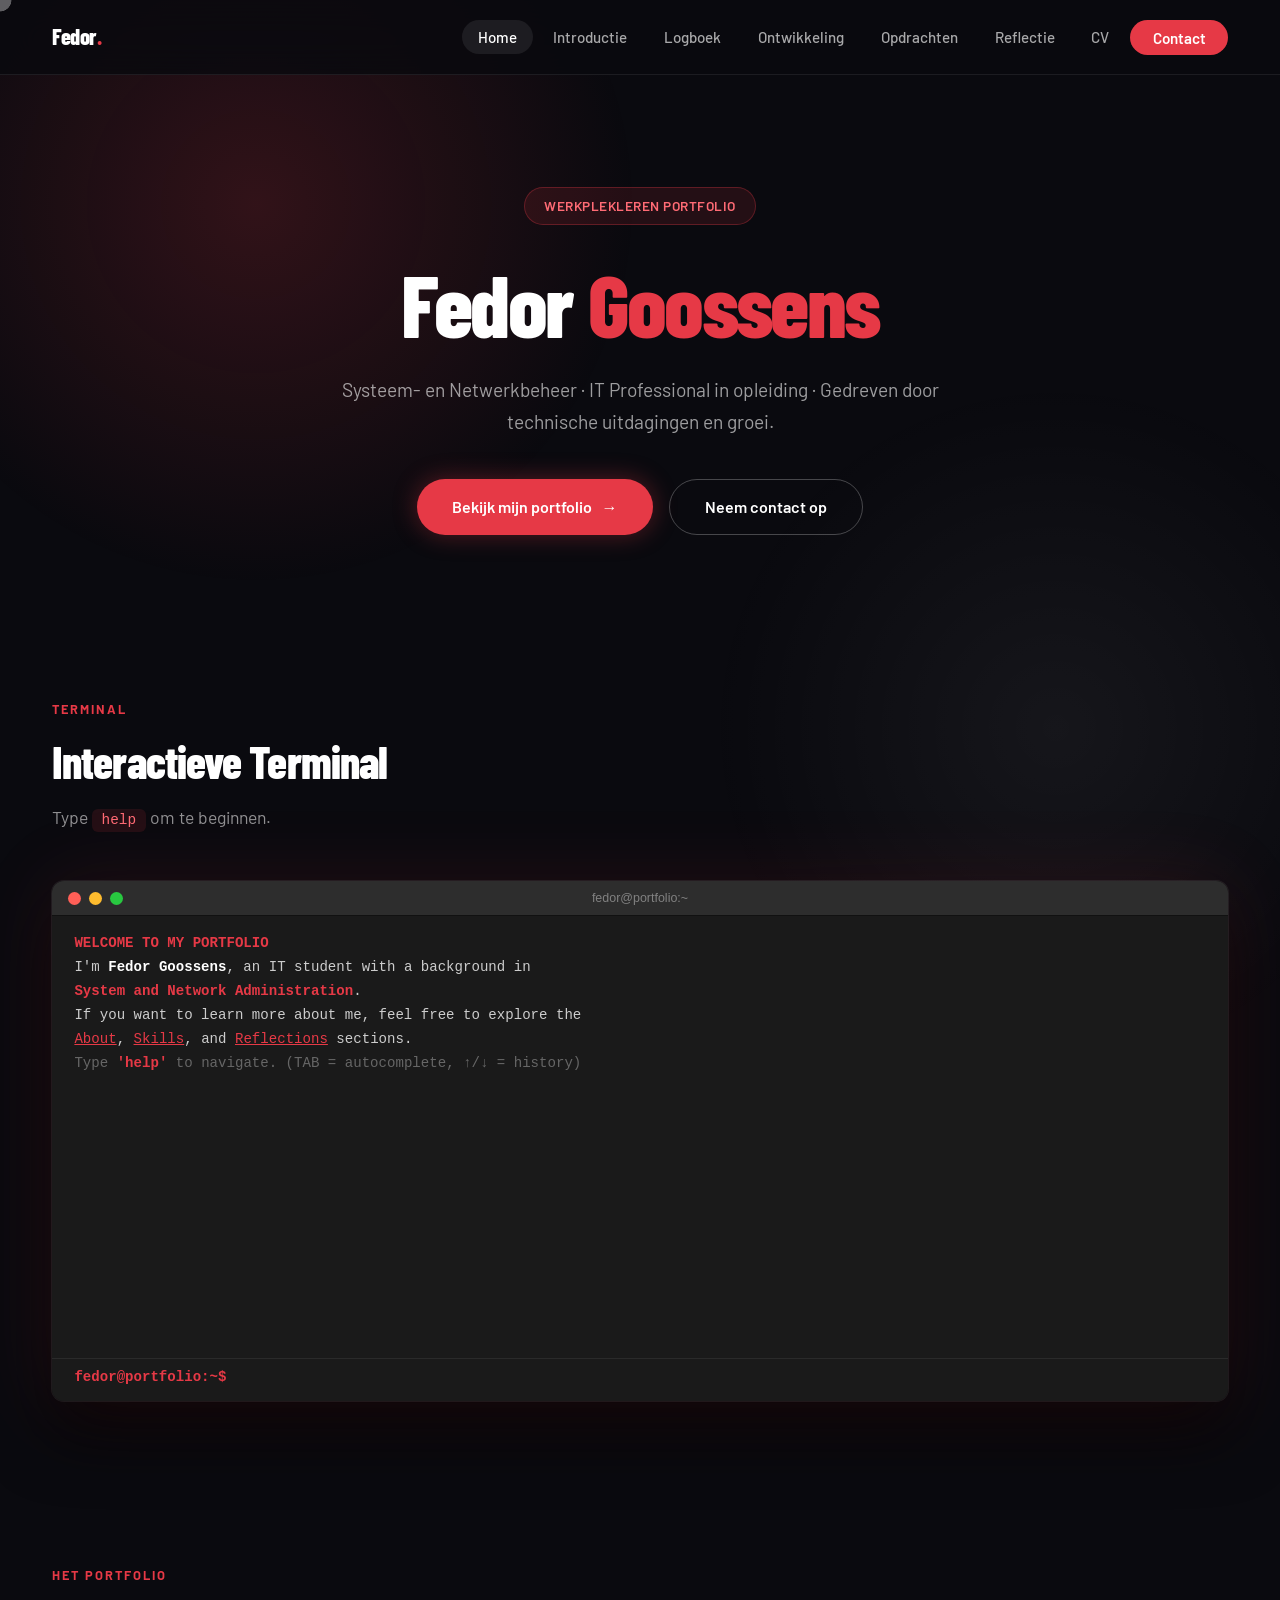
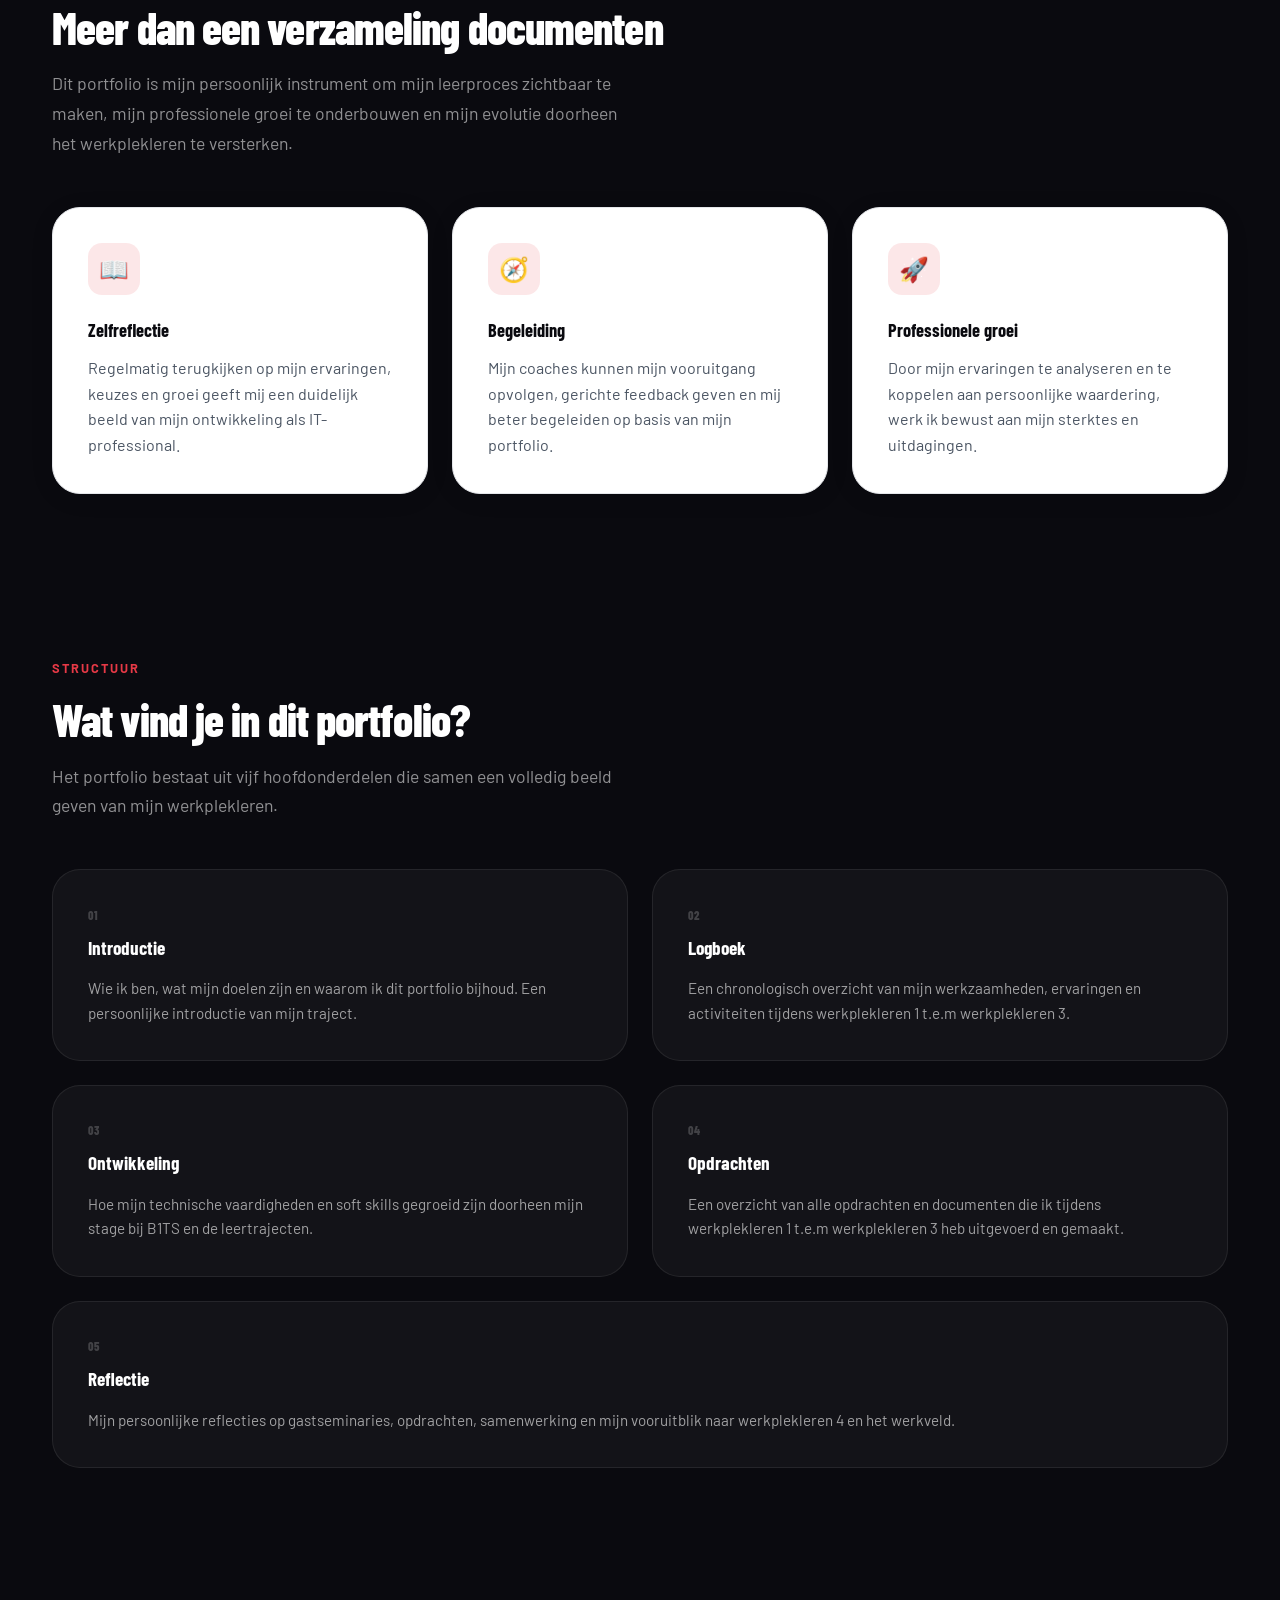
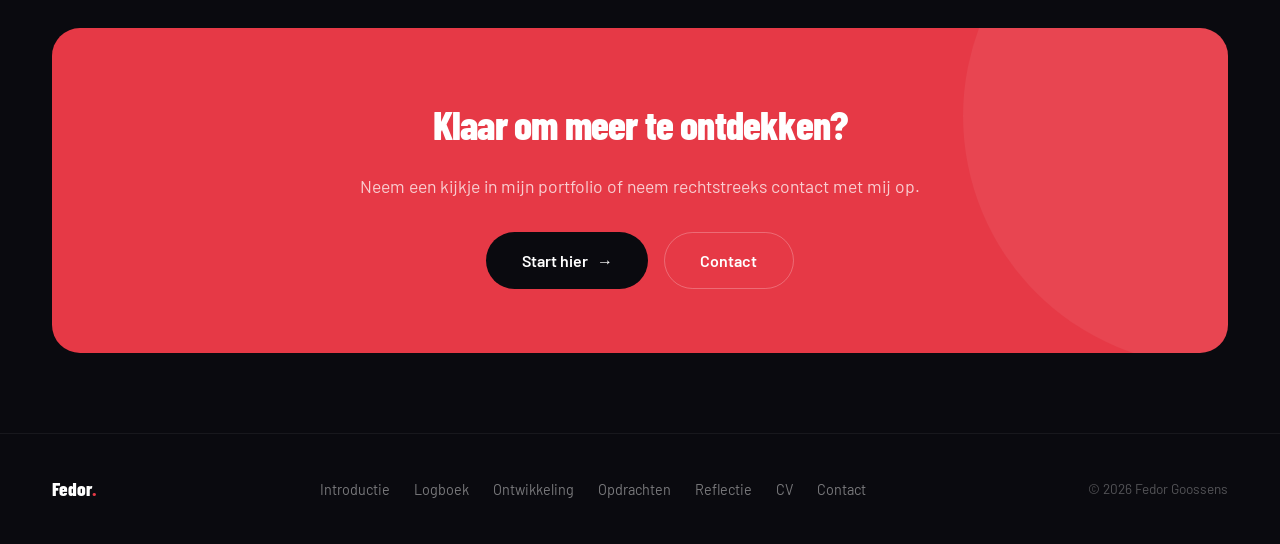
<file: index.html>
<!DOCTYPE html>
<html lang="nl">
<head>
    <meta charset="UTF-8">
    <meta name="viewport" content="width=device-width, initial-scale=1.0">
    <title>Portfolio – Fedor Goossens</title>
    <link rel="stylesheet" href="https://cdnjs.cloudflare.com/ajax/libs/animate.css/4.1.1/animate.min.css">
    <link rel="stylesheet" href="style.css">
</head>
<body>

<!-- ===== NAVIGATIE ===== -->
<header>
    <nav class="navbar">
        <a href="index.html" class="logo">Fedor<span>.</span></a>
        <ul class="nav-links" id="navLinks">
            <li><a href="index.html" class="active">Home</a></li>
            <li><a href="introductie.html">Introductie</a></li>
            <li><a href="logboek.html">Logboek</a></li>
            <li><a href="ontwikkeling.html">Ontwikkeling</a></li>
            <li><a href="opdrachten.html">Opdrachten</a></li>
            <li><a href="reflectie.html">Reflectie</a></li>
            <li><a href="cv.html">CV</a></li>
            <li><a href="contact.html" class="nav-cta">Contact</a></li>
        </ul>
        <div class="nav-toggle" id="navToggle">
            <span></span><span></span><span></span>
        </div>
    </nav>
</header>

<!-- ===== HERO ===== -->
<section class="hero">
    <div class="container">
        <div class="hero-badge fade-up d1"> Werkplekleren Portfolio</div>
        <h1 class="fade-up d2">Fedor <span class="highlight">Goossens</span></h1>
        <p class="fade-up d3">Systeem- en Netwerkbeheer · IT Professional in opleiding · Gedreven door technische uitdagingen en groei.</p>
        <div class="fade-up d4" style="display:flex; gap:1rem; justify-content:center; flex-wrap:wrap;">
            <a href="introductie.html" class="btn btn-primary btn-arrow"><span>Bekijk mijn portfolio</span></a>
            <a href="contact.html" class="btn btn-outline"><span>Neem contact op</span></a>
        </div>
    </div>
</section>

<!-- ===== TERMINAL ===== -->
<section>
    <div class="container">
        <div class="fade-up">
            <div class="section-label">Terminal</div>
            <h2 class="section-title">Interactieve Terminal</h2>
            <p class="section-subtitle">Type <code style="background:rgba(230,57,70,0.12);color:#ff6b75;padding:0.2rem 0.6rem;border-radius:6px;font-size:0.9rem;">help</code> om te beginnen.</p>
        </div>
        <div id="terminal-wrapper" class="fade-up d2">
            <div id="terminal">
                <div id="terminal-titlebar">
                    <span class="t-dot" style="background:#ff5f57;"></span>
                    <span class="t-dot" style="background:#febc2e;"></span>
                    <span class="t-dot" style="background:#28c840;"></span>
                    <span id="terminal-title">fedor@portfolio:~</span>
                </div>
                <div id="terminal-output">
                    <div class="t-welcome" id="t-welcome-block" style="opacity:0"></div>
                </div>
                <div id="terminal-input-line">
                    <span class="t-prompt">fedor@portfolio:~$&nbsp;</span>
                    <input type="text" id="terminal-input" autocomplete="off" autocorrect="off" autocapitalize="off" spellcheck="false" placeholder="">
                </div>
            </div>
        </div>
    </div>
</section>

<!-- ===== OVER HET PORTFOLIO ===== -->
<section>
    <div class="container">
        <div class="fade-up">
            <div class="section-label">Het portfolio</div>
            <h2 class="section-title">Meer dan een verzameling documenten</h2>
            <p class="section-subtitle">Dit portfolio is mijn persoonlijk instrument om mijn leerproces zichtbaar te maken, mijn professionele groei te onderbouwen en mijn evolutie doorheen het werkplekleren te versterken.</p>
        </div>
        <div class="grid-3">
            <div class="card fade-up d1">
                <div class="card-icon">📖</div>
                <h3 style="font-family:'Barlow Condensed',sans-serif; font-size:1.15rem; font-weight:700; margin-bottom:0.6rem;">Zelfreflectie</h3>
                <p>Regelmatig terugkijken op mijn ervaringen, keuzes en groei geeft mij een duidelijk beeld van mijn ontwikkeling als IT-professional.</p>
            </div>
            <div class="card fade-up d2">
                <div class="card-icon">🧭</div>
                <h3 style="font-family:'Barlow Condensed',sans-serif; font-size:1.15rem; font-weight:700; margin-bottom:0.6rem;">Begeleiding</h3>
                <p>Mijn coaches kunnen mijn vooruitgang opvolgen, gerichte feedback geven en mij beter begeleiden op basis van mijn portfolio.</p>
            </div>
            <div class="card fade-up d3">
                <div class="card-icon">🚀</div>
                <h3 style="font-family:'Barlow Condensed',sans-serif; font-size:1.15rem; font-weight:700; margin-bottom:0.6rem;">Professionele groei</h3>
                <p>Door mijn ervaringen te analyseren en te koppelen aan persoonlijke waardering, werk ik bewust aan mijn sterktes en uitdagingen.</p>
            </div>
        </div>
    </div>
</section>

<!-- ===== STRUCTUUR ===== -->
<section>
    <div class="container">
        <div class="fade-up">
            <div class="section-label">Structuur</div>
            <h2 class="section-title">Wat vind je in dit portfolio?</h2>
            <p class="section-subtitle">Het portfolio bestaat uit vijf hoofdonderdelen die samen een volledig beeld geven van mijn werkplekleren.</p>
        </div>
        <div class="grid-2">
            <a href="introductie.html" class="card-dark fade-up d1" style="text-decoration:none;">
                <div class="step-number">01</div>
                <h3>Introductie</h3>
                <p>Wie ik ben, wat mijn doelen zijn en waarom ik dit portfolio bijhoud. Een persoonlijke introductie van mijn traject.</p>
            </a>
            <a href="logboek.html" class="card-dark fade-up d2" style="text-decoration:none;">
                <div class="step-number">02</div>
                <h3>Logboek</h3>
                <p>Een chronologisch overzicht van mijn werkzaamheden, ervaringen en activiteiten tijdens werkplekleren 1 t.e.m werkplekleren 3.</p>
            </a>
            <a href="ontwikkeling.html" class="card-dark fade-up d3" style="text-decoration:none;">
                <div class="step-number">03</div>
                <h3>Ontwikkeling</h3>
                <p>Hoe mijn technische vaardigheden en soft skills gegroeid zijn doorheen mijn stage bij B1TS en de leertrajecten.</p>
            </a>
            <a href="opdrachten.html" class="card-dark fade-up d4" style="text-decoration:none;">
                <div class="step-number">04</div>
                <h3>Opdrachten</h3>
                <p>Een overzicht van alle opdrachten en documenten die ik tijdens werkplekleren 1 t.e.m werkplekleren 3 heb uitgevoerd en gemaakt.</p>
            </a>
            <a href="reflectie.html" class="card-dark fade-up d5" style="text-decoration:none; grid-column: 1 / -1;">
                <div class="step-number">05</div>
                <h3>Reflectie</h3>
                <p>Mijn persoonlijke reflecties op gastseminaries, opdrachten, samenwerking en mijn vooruitblik naar werkplekleren 4 en het werkveld.</p>
            </a>
        </div>
    </div>
</section>

<!-- ===== CTA ===== -->
<section>
    <div class="container">
        <div class="cta-banner fade-up">
            <h2>Klaar om meer te ontdekken?</h2>
            <p>Neem een kijkje in mijn portfolio of neem rechtstreeks contact met mij op.</p>
            <div style="display:flex; gap:1rem; justify-content:center; flex-wrap:wrap;">
                <a href="introductie.html" class="btn btn-dark btn-arrow"><span>Start hier</span></a>
                <a href="contact.html" class="btn btn-outline"><span>Contact</span></a>
            </div>
        </div>
    </div>
</section>


<!-- ===== FOOTER ===== -->
<footer>
    <div class="container">
        <div class="footer-inner">
            <a href="index.html" class="footer-logo">Fedor<span>.</span></a>
            <div class="footer-links">
                <a href="introductie.html">Introductie</a>
                <a href="logboek.html">Logboek</a>
                <a href="ontwikkeling.html">Ontwikkeling</a>
                <a href="opdrachten.html">Opdrachten</a>
                <a href="reflectie.html">Reflectie</a>
                <a href="cv.html">CV</a>
                <a href="contact.html">Contact</a>
            </div>
            <span class="footer-copy">© 2026 Fedor Goossens</span>
        </div>
    </div>
</footer>

<script>
    // Hamburger menu
    const toggle = document.getElementById('navToggle');
    const links  = document.getElementById('navLinks');
    toggle.addEventListener('click', () => links.classList.toggle('open'));

    // Fade-up on scroll
    const observer = new IntersectionObserver((entries) => {
        entries.forEach(e => {
            if (e.isIntersecting) {
                e.target.style.animation = 'fadeUp 0.7s cubic-bezier(0.4,0,0.2,1) forwards';
                observer.unobserve(e.target);
            }
        });
    }, { threshold: 0.1 });

    document.querySelectorAll('.card, .card-dark, .cta-banner').forEach(el => {
        if (!el.classList.contains('fade-up')) {
            el.style.opacity = '0';
            observer.observe(el);
        }
    });
</script>

<script>
// ===== TERMINAL =====
const output   = document.getElementById('terminal-output');
const input    = document.getElementById('terminal-input');
const wrapper  = document.getElementById('terminal-wrapper');
let history    = [];
let historyIdx = -1;

const COMMANDS = ['help','ls','whoami','skills','contact','status','ping','uptime','neofetch','man','clear',
                  'introductie','logboek','ontwikkeling','opdrachten','reflectie','home',
                  'cv','resume','projects','education','languages','history',
                  'sudo','cat','rm','git'];

const BOOT_TIME = new Date(Date.now() - 1000 * 60 * 60 * 24 * 12);

// ── Typewriter welkomstboodschap ──
(function typewriterWelcome() {
    const block = document.getElementById('t-welcome-block');
    if (!block) return;
    const lines = [
        '<span class="t-red">WELCOME TO MY PORTFOLIO</span>',
        'I\'m <span class="t-white">Fedor Goossens</span>, an IT student with a background in',
        '<span class="t-red">System and Network Administration</span>.',
        'If you want to learn more about me, feel free to explore the',
        '<span class="t-link" onclick="navigateTo(\'introductie.html\')">About</span>, <span class="t-link" onclick="navigateTo(\'ontwikkeling.html\')">Skills</span>, and <span class="t-link" onclick="navigateTo(\'reflectie.html\')">Reflections</span> sections.',
        '',
        '<span class="t-muted">Type <span class="t-red">\'help\'</span> to navigate. (TAB = autocomplete, ↑/↓ = history)</span>',
    ];
    block.style.opacity = '1';
    let lineIdx = 0;
    function nextLine() {
        if (lineIdx >= lines.length) return;
        const lineEl = document.createElement('div');
        lineEl.innerHTML = lines[lineIdx];
        block.appendChild(lineEl);
        output.scrollTop = output.scrollHeight;
        lineIdx++;
        setTimeout(nextLine, lineIdx === 1 ? 60 : 120);
    }
    setTimeout(nextLine, 300);
})();

function navigateTo(page) { window.location.href = page; }

function print(html) {
    const div = document.createElement('div');
    div.className = 't-line';
    div.innerHTML = html;
    output.appendChild(div);
    output.scrollTop = output.scrollHeight;
}

function printBlank() {
    const div = document.createElement('span');
    div.className = 't-blank';
    output.appendChild(div);
    output.scrollTop = output.scrollHeight;
}

function handleCommand(raw) {
    const trimmed = raw.trim();
    if (!trimmed) return;

    history.unshift(trimmed);
    historyIdx = -1;

    print(`<span class="t-cmd-echo">fedor@portfolio:~$ ${escHtml(trimmed)}</span>`);

    const parts = trimmed.split(/\s+/);
    const cmd   = parts[0].toLowerCase();
    const args  = parts.slice(1);

    switch (cmd) {

        case 'help':
            print('<span class="t-white t-bold">commands:</span>');
            print('  <span class="t-cyan">help</span>                  toon beschikbare commando\'s');
            print('  <span class="t-cyan">ls</span> <span class="t-muted">[ -l ]</span>             toon secties');
            print('  <span class="t-cyan">whoami</span>                over mij');
            print('  <span class="t-cyan">skills</span> <span class="t-muted">[--top]</span>        toon vaardigheden');
            print('  <span class="t-cyan">education</span>             opleiding &amp; school');
            print('  <span class="t-cyan">languages</span>             gesproken talen');
            print('  <span class="t-cyan">projects</span>              persoonlijke projecten');
            print('  <span class="t-cyan">cv</span>                    bekijk mijn Curriculum Vitae');
            print('  <span class="t-cyan">contact</span>               contactgegevens');
            print('  <span class="t-cyan">status</span>                beschikbaarheid / focus');
            print('  <span class="t-cyan">ping</span> <span class="t-muted">&lt;target&gt;</span>         simuleer ping');
            print('  <span class="t-cyan">uptime</span>                portfolio uptime');
            print('  <span class="t-cyan">neofetch</span>              systeem samenvatting');
            print('  <span class="t-cyan">history</span>               toon commando-geschiedenis');
            print('  <span class="t-cyan">man</span> <span class="t-muted">&lt;topic&gt;</span>           mini handleiding');
            print('  <span class="t-cyan">clear</span>                 leeg scherm');
            printBlank();
            print('<span class="t-white t-bold">secties:</span>');
            print('  home | introductie | logboek | ontwikkeling | opdrachten | reflectie | contact');
            printBlank();
            print('<span class="t-muted">tip: typ een sectienaam om er naartoe te gaan (bv. \'skills\')</span>');
            break;

        case 'ls':
            if (args.includes('-l')) {
                print('<span class="t-muted">drwxr-xr-x  introductie/</span>');
                print('<span class="t-muted">drwxr-xr-x  logboek/</span>');
                print('<span class="t-muted">drwxr-xr-x  ontwikkeling/</span>');
                print('<span class="t-muted">drwxr-xr-x  opdrachten/</span>');
                print('<span class="t-muted">drwxr-xr-x  reflectie/</span>');
                print('<span class="t-muted">-rw-r--r--  contact.html</span>');
            } else {
                print('<span class="t-cyan">introductie/</span>  <span class="t-cyan">logboek/</span>  <span class="t-cyan">ontwikkeling/</span>  <span class="t-cyan">opdrachten/</span>  <span class="t-cyan">reflectie/</span>  <span class="t-cyan">contact.html</span>');
            }
            break;

        case 'whoami':
            printBlank();
            print('<span class="t-white t-bold">Fedor Goossens</span>');
            printBlank();
            print('  <span class="t-table-key">Opleiding</span>     <span class="t-table-val">Systeem- en Netwerkbeheer (SNE)</span>');
            print('  <span class="t-table-key">Stage</span>         <span class="t-table-val">B1TS – IT bedrijf</span>');
            print('  <span class="t-table-key">Focus</span>         <span class="t-table-val">Linux, netwerken, automatisatie</span>');
            print('  <span class="t-table-key">Ambitie</span>       <span class="t-table-val">Systeembeheerder / Netwerkbeheerder</span>');
            print('  <span class="t-table-key">Sterktes</span>      <span class="t-table-val">Analytisch denken, troubleshooting, zelfstandig</span>');
            printBlank();
            break;

        case 'skills':
            if (args.includes('--top')) {
                print('<span class="t-white t-bold">Top skills:</span>');
                print('  <span class="t-red">★★★★★</span>  WatchGuard / Firewall');
                print('  <span class="t-red">★★★★★</span>  VLAN & Netwerksegmentatie');
                print('  <span class="t-red">★★★★☆</span>  Linux (Ubuntu Server)');
                print('  <span class="t-red">★★★★☆</span>  Veeam Backup & Replication');
                print('  <span class="t-red">★★★★☆</span>  PowerShell / Scripting');
            } else {
                print('<span class="t-white t-bold">Technische skills:</span>');
                print('  <span class="t-cyan">Netwerk</span>     WatchGuard, VLAN, UniFi, DHCP, VPN, Trunking');
                print('  <span class="t-cyan">Servers</span>     Windows Server, Ubuntu Server, Azure, iLO');
                print('  <span class="t-cyan">Tools</span>       Veeam, Pulseway, TeamViewer, Windows Admin Center');
                print('  <span class="t-cyan">Scripting</span>   PowerShell, Podman, Bash');
                printBlank();
                print('<span class="t-muted">Tip: gebruik \'skills --top\' voor top 5 • of ga naar </span><span class="t-link" onclick="navigateTo(\'ontwikkeling.html\')">ontwikkeling</span>');
            }
            break;

        case 'contact':      navigateTo('contact.html');     break;

        // Old contact command is now a nav shortcut — keep data command too


        case 'status':
            printBlank();
            print('  <span class="t-green">●</span>  <span class="t-white">Beschikbaar voor werkplekleren 4</span>');
            print('  <span class="t-green">●</span>  <span class="t-white">Reactietijd: &lt; 24 uur</span>');
            print('  <span class="t-yellow">●</span>  <span class="t-white">Focus: Linux, netwerken & automatisatie</span>');
            print('  <span class="t-cyan">●</span>  <span class="t-white">Stage bij B1TS – werkplekleren 3 voltooid</span>');
            printBlank();
            break;

        case 'ping':
            const target = args[0] || 'portfolio';
            print(`PING ${escHtml(target)} – 56 data bytes`);
            [12, 9, 11, 10].forEach((ms, i) => {
                setTimeout(() => print(`64 bytes from ${escHtml(target)}: icmp_seq=${i+1} ttl=64 time=<span class="t-green">${ms} ms</span>`), i * 300);
            });
            setTimeout(() => {
                print('');
                print(`--- ${escHtml(target)} ping statistics ---`);
                print('4 packets transmitted, <span class="t-green">4 received</span>, 0% packet loss');
            }, 1400);
            break;

        case 'uptime':
            const now   = new Date();
            const diff  = now - BOOT_TIME;
            const days  = Math.floor(diff / 86400000);
            const hours = Math.floor((diff % 86400000) / 3600000);
            const mins  = Math.floor((diff % 3600000) / 60000);
            print(`up <span class="t-green">${days} days, ${hours}:${String(mins).padStart(2,'0')}</span>, load average: <span class="t-cyan">0.42, 0.38, 0.31</span>`);
            break;

        case 'neofetch':
            printBlank();
            print('        <span class="t-red">██████</span>      <span class="t-white t-bold">fedor</span><span class="t-muted">@</span><span class="t-white t-bold">portfolio</span>');
            print('       <span class="t-red">████████</span>     <span class="t-muted">──────────────────</span>');
            print('      <span class="t-red">██</span>  <span class="t-white">██</span>  <span class="t-red">██</span>    <span class="t-cyan">OS:</span>      Portfolio v1.0');
            print('      <span class="t-red">████████████</span>  <span class="t-cyan">Shell:</span>   terminal.js');
            print('       <span class="t-red">██████████</span>   <span class="t-cyan">Opleiding:</span> SNE – Systeem & Netwerk');
            print('        <span class="t-red">████████</span>    <span class="t-cyan">Stage:</span>   B1TS');
            print('         <span class="t-red">██████</span>     <span class="t-cyan">Focus:</span>   Linux · Netwerk · Cloud');
            print('          <span class="t-red">████</span>      <span class="t-cyan">Email:</span>   fedor.goossens@outlook.com');
            printBlank();
            break;

        case 'man':
            const topic = args[0];
            const manuals = {
                whoami:         'Geeft informatie over Fedor Goossens: opleiding, stage, focus en sterktes.',
                skills:         'Toont technische vaardigheden. Gebruik --top voor de top 5.',
                contact:        'Navigeert naar de contactpagina.',
                cv:             'Toont een samenvatting van het CV en een link naar cv.html.',
                resume:         'Alias voor cv.',
                projects:       'Toont een overzicht van persoonlijke en stage-projecten.',
                education:      'Toont opleidingsinfo: school, diploma, focus en stages.',
                languages:      'Toont gesproken talen met visuele niveaubalk.',
                certifications: 'Toont behaalde en lopende certificaten en badges.',
                history:        'Toont de eerder ingevoerde commando\'s in deze sessie.',
                ping:           'Simuleert een netwerkping naar een doelwit. Gebruik: ping <target>',
                neofetch:       'Toont een systeem-samenvatting in ASCII stijl.',
                status:         'Toont beschikbaarheid, reactietijd en huidige focus.',
                ls:             'Toont de secties van het portfolio. Gebruik -l voor details.',
                uptime:         'Toont hoe lang het portfolio al online is.',
                sudo:           'Probeer: sudo hire me 😏',
                cat:            'Lees bestanden. Probeer: cat /etc/fedor',
                git:            'Git commando\'s. Probeer: git log of git status',
            };
            if (!topic) {
                print('<span class="t-yellow">Gebruik: man &lt;command&gt;</span>');
                print(`Beschikbare topics: ${Object.keys(manuals).join(', ')}`);
            } else if (manuals[topic]) {
                printBlank();
                print(`<span class="t-white t-bold">MAN PAGE – ${topic.toUpperCase()}</span>`);
                print(`  ${manuals[topic]}`);
                printBlank();
            } else {
                print(`<span class="t-yellow">Geen handleiding voor '${escHtml(topic)}'</span>`);
            }
            break;

        case 'clear':
            output.innerHTML = '';
            break;

        case 'cv':
        case 'resume':
            printBlank();
            print('  <span class="t-white t-bold">📄 Curriculum Vitae – Fedor Goossens</span>');
            printBlank();
            print('  <span class="t-table-key">Naam</span>          <span class="t-table-val">Fedor Goossens</span>');
            print('  <span class="t-table-key">Opleiding</span>     <span class="t-table-val">Graduaat Systeem- en Netwerkbeheer</span>');
            print('  <span class="t-table-key">Stage</span>         <span class="t-table-val">B1TS – IT bedrijf</span>');
            print('  <span class="t-table-key">Email</span>         <span class="t-table-val">fedor.goossens@outlook.com</span>');
            printBlank();
            print('  <span class="t-muted">Bekijk mijn volledige CV: </span><span class="t-link" onclick="navigateTo(\'cv.html\')">cv.html</span>');
            printBlank();
            break;

        case 'projects':
            printBlank();
            print('<span class="t-white t-bold">Projecten:</span>');
            printBlank();
            print('  <span class="t-red">▸</span> <span class="t-white">Portfolio Website</span>     <span class="t-muted">— deze interactieve terminal-portfolio (HTML/CSS/JS)</span>');
            print('  <span class="t-red">▸</span> <span class="t-white">MDT Deployment</span>       <span class="t-muted">— Windows automatisch uitrollen via Microsoft Deployment Toolkit</span>');
            print('  <span class="t-red">▸</span> <span class="t-white">VLAN Segmentatie</span>     <span class="t-muted">— netwerksegmentatie met UniFi &amp; WatchGuard bij B1TS</span>');
            print('  <span class="t-red">▸</span> <span class="t-white">Linux Server Setup</span>   <span class="t-muted">— Ubuntu Server configuratie &amp; Podman containers</span>');
            printBlank();
            print('  <span class="t-muted">Meer details: </span><span class="t-link" onclick="navigateTo(\'opdrachten.html\')">opdrachten</span>');
            printBlank();
            break;

        case 'education':
            printBlank();
            print('<span class="t-white t-bold">Opleiding:</span>');
            printBlank();
            print('  <span class="t-table-key">Diploma</span>       <span class="t-table-val">Graduaat Systeem- en Netwerkbeheer</span>');
            print('  <span class="t-table-key">School</span>        <span class="t-table-val">PXL / Graduaatsopleiding</span>');
            print('  <span class="t-table-key">Land</span>          <span class="t-table-val">België</span>');
            print('  <span class="t-table-key">Focus</span>         <span class="t-table-val">Netwerken, Servers, Linux, Cloud, Automatisatie</span>');
            print('  <span class="t-table-key">Werkplekleren</span> <span class="t-table-val">stage bij B1TS (WPL1 – WPL4)</span>');
            printBlank();
            break;

        case 'languages':
            printBlank();
            print('<span class="t-white t-bold">Talen:</span>');
            printBlank();
            print('  <span class="t-green">████████████████████</span>  <span class="t-white">Nederlands</span>   <span class="t-muted">Moedertaal</span>');
            print('  <span class="t-green">████████████████</span><span class="t-muted">████</span>  <span class="t-white">Engels</span>       <span class="t-muted">Gevorderd</span>');
            print('  <span class="t-green">████████</span><span class="t-muted">████████████</span>  <span class="t-white">Frans</span>        <span class="t-muted">Basiskennis</span>');
            printBlank();
            break;

        case 'history':
            printBlank();
            if (history.length === 0) {
                print('  <span class="t-muted">Nog geen commando\'s ingevoerd.</span>');
            } else {
                history.slice().reverse().forEach((cmd, i) => {
                    print(`  <span class="t-muted">${String(i + 1).padStart(3, ' ')}</span>  <span class="t-white">${escHtml(cmd)}</span>`);
                });
            }
            printBlank();
            break;

        case 'sudo':
            if (args.join(' ').toLowerCase() === 'hire me') {
                printBlank();
                print('  <span class="t-green">✔ sudo: authenticatie geslaagd</span>');
                print('  <span class="t-green">✔ Verzoek verwerkt: hire Fedor Goossens</span>');
                printBlank();
                print('  <span class="t-white">Uitstekende keuze! 🎉</span>');
                print('  <span class="t-muted">Stuur mij een bericht via </span><span class="t-link" onclick="navigateTo(\'contact.html\')">contact</span>');
                printBlank();
            } else if (args[0] === 'rm' || (args[0] === '-rf' && args[1] === '/')) {
                print('  <span class="t-red">rm: het verwijderen van \'/\' is niet toegestaan</span>');
                print('  <span class="t-muted">Gelukkig maar. Dit portfolio is te mooi om te deleten.</span>');
            } else {
                print(`  <span class="t-yellow">sudo: ${escHtml(args.join(' ')|| 'commando')}: permission denied</span>`);
                print('  <span class="t-muted">Tip: probeer \'sudo hire me\'</span>');
            }
            break;

        case 'cat':
            if (args[0] === '/etc/fedor') {
                printBlank();
                print('  <span class="t-muted"># /etc/fedor – systeemconfiguratie</span>');
                printBlank();
                print('  <span class="t-cyan">NAME</span>=<span class="t-green">"Fedor Goossens"</span>');
                print('  <span class="t-cyan">ROLE</span>=<span class="t-green">"IT Student / Junior Sysadmin"</span>');
                print('  <span class="t-cyan">STAGE</span>=<span class="t-green">"B1TS"</span>');
                print('  <span class="t-cyan">COFFEE_DEPENDENCY</span>=<span class="t-green">"HIGH"</span>');
                print('  <span class="t-cyan">BUG_TOLERANCE</span>=<span class="t-green">"LOW"</span>');
                print('  <span class="t-cyan">LEARNS_FAST</span>=<span class="t-green">"true"</span>');
                print('  <span class="t-cyan">AVAILABLE_FOR_HIRE</span>=<span class="t-green">"true"</span>');
                printBlank();
            } else if (args[0]) {
                print(`  <span class="t-yellow">cat: ${escHtml(args[0])}: Bestand niet gevonden</span>`);
                print('  <span class="t-muted">Tip: probeer \'cat /etc/fedor\'</span>');
            } else {
                print('  <span class="t-yellow">Gebruik: cat &lt;bestand&gt;</span>');
            }
            break;

        case 'rm':
            if (args.includes('-rf') && (args.includes('/') || args.includes('--no-preserve-root'))) {
                print('  <span class="t-red">rm: het verwijderen van \'/\' is geblokkeerd</span>');
                print('  <span class="t-red">error: portfolio te kostbaar om te verwijderen 💀</span>');
                print('  <span class="t-muted">nice try.</span>');
            } else {
                print(`  <span class="t-yellow">rm: ontbrekende operand — gebruik -rf / voor... nee, doe dat niet.</span>`);
            }
            break;

        case 'git':
            if (args[0] === 'log') {
                printBlank();
                print('  <span class="t-yellow">commit a3f7d2c</span> <span class="t-muted">(HEAD → main)</span>');
                print('  <span class="t-muted">Date: Nu</span>');
                print('  <span class="t-white">  WPL4 gestart – graduaatsproef in uitvoering</span>');
                printBlank();
                print('  <span class="t-yellow">commit 9c1e84b</span>');
                print('  <span class="t-muted">Date: 2025</span>');
                print('  <span class="t-white">  Stage WPL3 voltooid bij B1TS – VLAN &amp; MDT opgezet</span>');
                printBlank();
                print('  <span class="t-yellow">commit 4d2a61f</span>');
                print('  <span class="t-muted">Date: 2024</span>');
                print('  <span class="t-white">  Gestart met opleiding Systeem- en Netwerkbeheer</span>');
                printBlank();
                print('  <span class="t-yellow">commit 0000001</span>');
                print('  <span class="t-muted">Date: 2002</span>');
                print('  <span class="t-white">  Initial commit: Fedor.exe geïnitialiseerd 🚀</span>');
                printBlank();
            } else if (args[0] === 'status') {
                printBlank();
                print('  On branch <span class="t-green">main</span>');
                print('  Your branch is up to date with \'origin/main\'');
                printBlank();
                print('  <span class="t-green">nothing to commit, working tree clean</span>');
                printBlank();
            } else {
                print(`  <span class="t-yellow">git: '${escHtml(args[0] || '')}' is geen git commando. Probeer 'git log' of 'git status'</span>`);
            }
            break;

        // Navigatie shortcuts
        case 'home':         navigateTo('index.html');        break;
        case 'introductie':  navigateTo('introductie.html');  break;
        case 'logboek':      navigateTo('logboek.html');      break;
        case 'ontwikkeling': navigateTo('ontwikkeling.html'); break;
        case 'skills':       navigateTo('ontwikkeling.html'); break;
        case 'opdrachten':   navigateTo('opdrachten.html');   break;
        case 'reflectie':    navigateTo('reflectie.html');    break;
        case 'about':        navigateTo('introductie.html');  break;
        case 'education':    navigateTo('ontwikkeling.html'); break;

        default:
            print(`<span class="t-yellow">Commando niet gevonden: '${escHtml(cmd)}'</span> — typ <span class="t-red">help</span> voor een overzicht.`);
    }
}

function escHtml(str) {
    return str.replace(/&/g,'&amp;').replace(/</g,'&lt;').replace(/>/g,'&gt;');
}

// Input afhandeling
input.addEventListener('keydown', (e) => {
    if (e.key === 'Enter') {
        handleCommand(input.value);
        input.value = '';
    } else if (e.key === 'ArrowUp') {
        e.preventDefault();
        if (historyIdx < history.length - 1) {
            historyIdx++;
            input.value = history[historyIdx];
        }
    } else if (e.key === 'ArrowDown') {
        e.preventDefault();
        if (historyIdx > 0) {
            historyIdx--;
            input.value = history[historyIdx];
        } else {
            historyIdx = -1;
            input.value = '';
        }
    } else if (e.key === 'Tab') {
        e.preventDefault();
        const val = input.value.trim();
        const match = COMMANDS.find(c => c.startsWith(val));
        if (match) input.value = match;
    }
});

// Klik op terminal = focus input
document.getElementById('terminal').addEventListener('click', () => input.focus());
</script>
    <script src="cursor.js"></script>
    <script src="scroll-animate.js"></script>
    <script>const sa = new ScrollAnimate();</script>
</body>
</html>
</file>
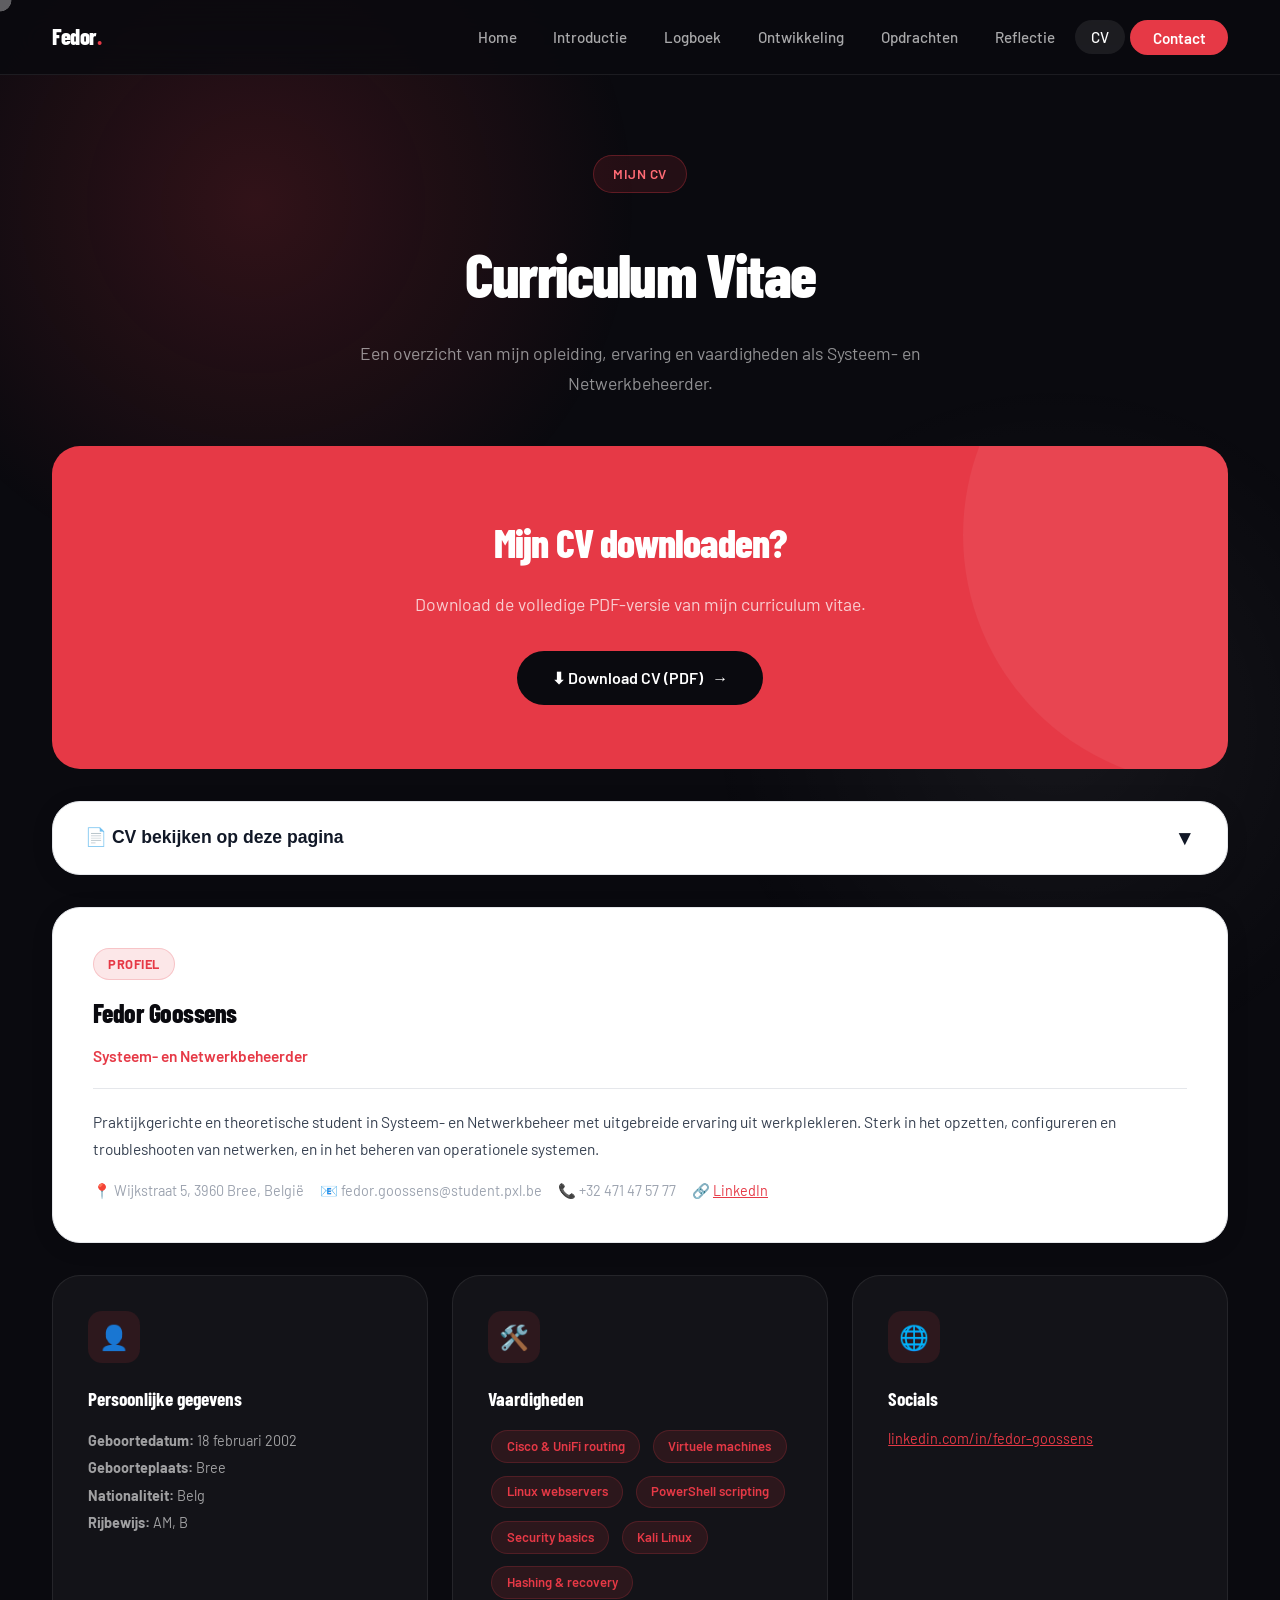
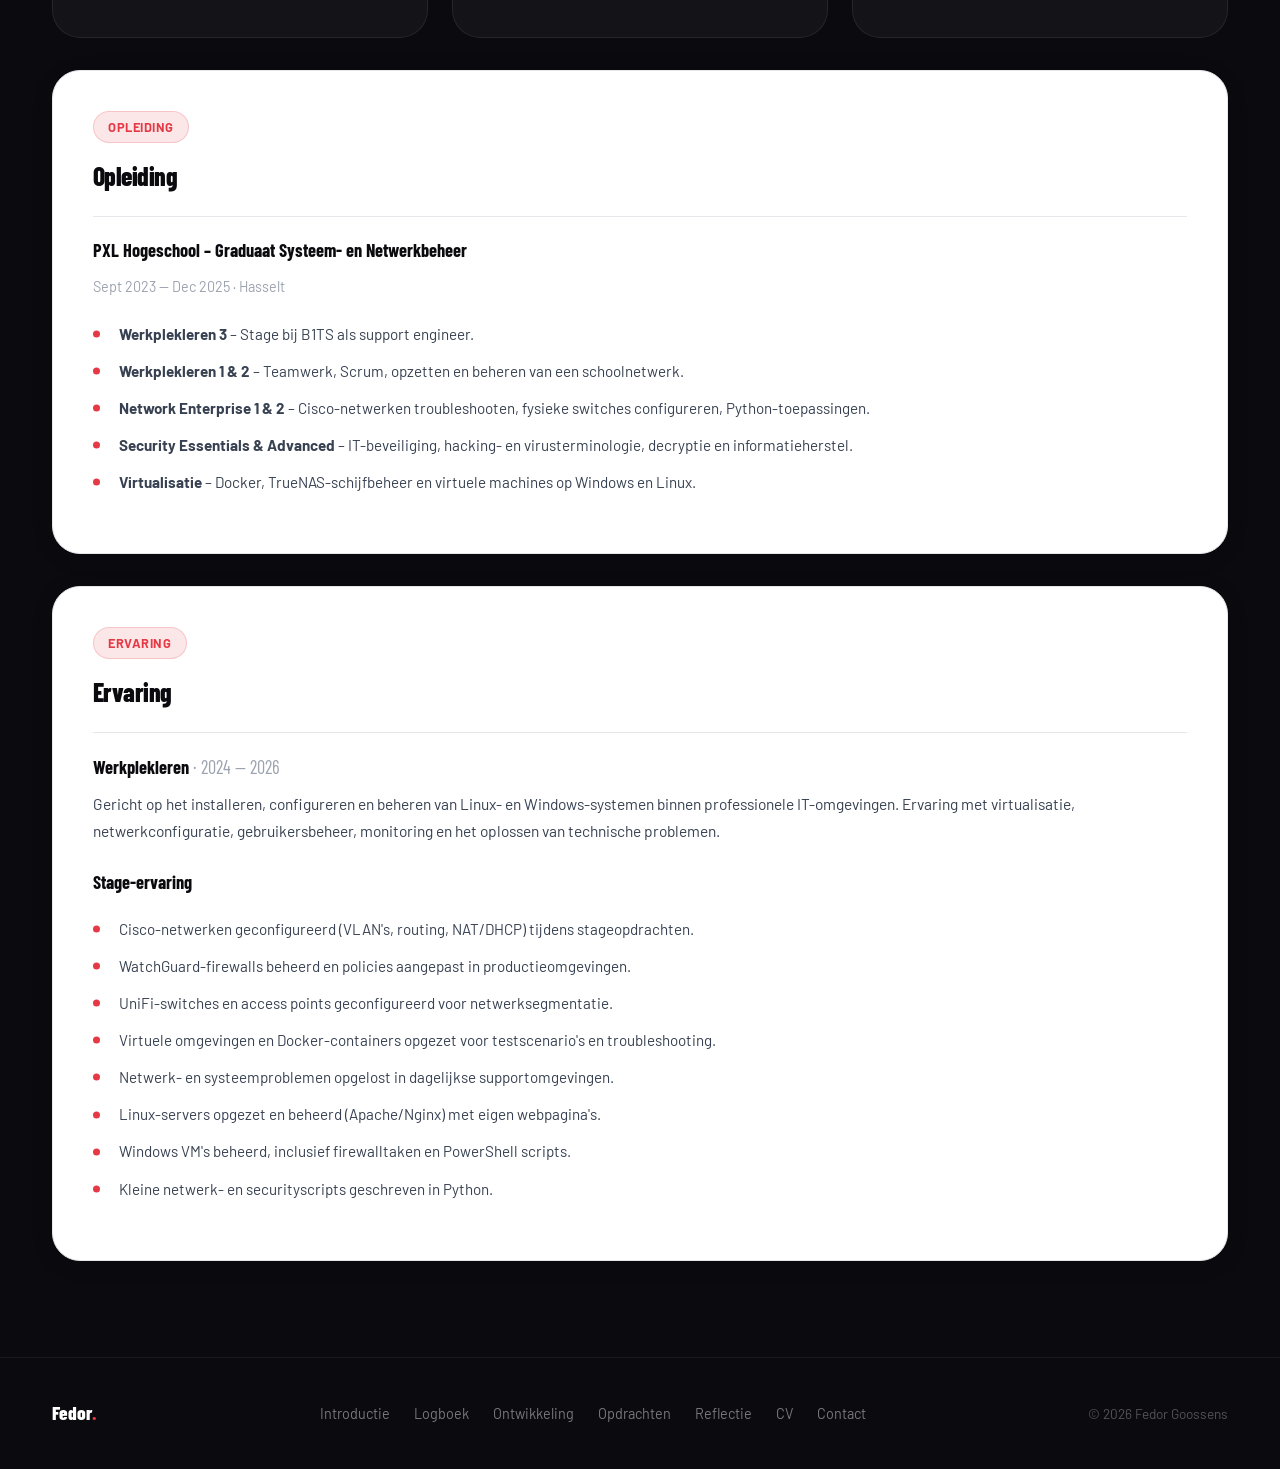
<file: cv.html>
<!DOCTYPE html>
<html lang="nl">
<head>
    <meta charset="UTF-8">
    <meta name="viewport" content="width=device-width, initial-scale=1.0">
    <title>Portfolio – CV</title>
    <link rel="stylesheet" href="https://cdnjs.cloudflare.com/ajax/libs/animate.css/4.1.1/animate.min.css">
    <link rel="stylesheet" href="style.css">
</head>
<body>

<header>
    <nav class="navbar">
        <a href="index.html" class="logo">Fedor<span>.</span></a>
        <ul class="nav-links" id="navLinks">
            <li><a href="index.html">Home</a></li>
            <li><a href="introductie.html">Introductie</a></li>
            <li><a href="logboek.html">Logboek</a></li>
            <li><a href="ontwikkeling.html">Ontwikkeling</a></li>
            <li><a href="opdrachten.html">Opdrachten</a></li>
            <li><a href="reflectie.html">Reflectie</a></li>
            <li><a href="cv.html" class="active">CV</a></li>
            <li><a href="contact.html" class="nav-cta">Contact</a></li>
        </ul>
        <div class="nav-toggle" id="navToggle">
            <span></span><span></span><span></span>
        </div>
    </nav>
</header>

<div class="page-header">
    <div class="container">
        <div class="hero-badge fade-up d1 sa-js" data-sa-anim="fadeInDown" data-sa-duration="600ms" data-sa-delay="0ms">Mijn CV</div>
        <h1 class="fade-up d2 sa-js" data-sa-anim="fadeInUp" data-sa-duration="700ms" data-sa-delay="100ms">Curriculum Vitae</h1>
        <p class="fade-up d3 sa-js" data-sa-anim="fadeInUp" data-sa-duration="700ms" data-sa-delay="200ms">Een overzicht van mijn opleiding, ervaring en vaardigheden als Systeem- en Netwerkbeheerder.</p>
    </div>
</div>

<div class="content-section">
    <div class="container">

        <!-- DOWNLOAD BANNER -->
        <div class="cta-banner fade-up d1 sa-js" data-sa-anim="fadeInUp" data-sa-duration="700ms" data-sa-delay="0ms" style="margin-bottom:2rem;">
            <h2>Mijn CV downloaden?</h2>
            <p>Download de volledige PDF-versie van mijn curriculum vitae.</p>
            <a href="Fedor_Goossens_CV_new.pdf" download class="btn btn-dark btn-arrow"><span>⬇ Download CV (PDF)</span></a>
        </div>

        <!-- INKLAPBAAR CV PREVIEW -->
        <div class="content-card fade-up d2 sa-js" data-sa-anim="fadeInUp" data-sa-duration="700ms" data-sa-delay="100ms" style="margin-bottom:2rem; padding:0; overflow:hidden;">
            <button id="cvToggleBtn" onclick="toggleCV()" style="
                width:100%; background:none; border:none; cursor:pointer;
                display:flex; align-items:center; justify-content:space-between;
                padding:1.5rem 2rem; color:#111827;
            ">
                <div style="display:flex; align-items:center; gap:0.75rem;">
                    <span style="font-size:1.1rem; font-weight:700;">📄 CV bekijken op deze pagina</span>
                </div>
                <span id="cvArrow" style="font-size:1.3rem; transition:transform 0.3s ease;">▼</span>
            </button>

            <div id="cvPreview" style="display:none; padding:0 2rem 2rem;">
                <hr class="divider-card" style="margin-top:0;">

                <div style="display:flex; align-items:flex-start; gap:1.5rem; flex-wrap:wrap; margin-bottom:1.5rem;">
                    <div>
                        <h2 style="margin-bottom:0.2rem;">Fedor Goossens</h2>
                        <p style="color:#e63946; font-weight:600; margin-bottom:0.5rem;">Systeem- en Netwerkbeheerder</p>
                        <p style="font-size:0.88rem; color:#9ca3af; line-height:1.8;">
                            📍 Wijkstraat 5, 3960 Bree, België<br>
                            📧 fedor.goossens@student.pxl.be<br>
                            📞 +32 471 47 57 77<br>
                            🔗 <a href="https://www.linkedin.com/in/fedor-goossens-094803205" target="_blank" style="color:#e63946;">linkedin.com/in/fedor-goossens</a>
                        </p>
                    </div>
                </div>

                <div style="margin-bottom:1.5rem;">
                    <div class="card-label" style="margin-bottom:0.5rem;">Profiel</div>
                    <p>Praktijkgerichte en theoretische student in Systeem- en Netwerkbeheer met uitgebreide ervaring uit werkplekleren. Sterk in het opzetten, configureren en troubleshooten van netwerken, en in het beheren van operationele systemen.</p>
                </div>

                <hr class="divider-card">

                <div style="margin-bottom:1.5rem;">
                    <div class="card-label" style="margin-bottom:0.5rem;">Opleiding</div>
                    <h3 style="font-size:1rem; margin-bottom:0.25rem;">PXL Hogeschool – Graduaat Systeem- en Netwerkbeheer</h3>
                    <p style="color:#9ca3af; font-size:0.85rem; margin-bottom:0.75rem;">Sept 2023 — Dec 2025 · Hasselt</p>
                    <ul style="font-size:0.92rem;">
                        <li><strong>Werkplekleren 3</strong> – Stage bij B1TS als support engineer.</li>
                        <li><strong>Werkplekleren 1 &amp; 2</strong> – Teamwerk, Scrum, opzetten en beheren van een schoolnetwerk.</li>
                        <li><strong>Network Enterprise 1 &amp; 2</strong> – Cisco-netwerken troubleshooten, fysieke switches configureren, Python-toepassingen.</li>
                        <li><strong>Security Essentials &amp; Advanced</strong> – IT-beveiliging, hacking- en virusterminologie, decryptie en informatieherstel.</li>
                        <li><strong>Virtualisatie</strong> – Docker, TrueNAS-schijfbeheer en virtuele machines op Windows en Linux.</li>
                    </ul>
                </div>

                <hr class="divider-card">

                <div style="margin-bottom:1.5rem;">
                    <div class="card-label" style="margin-bottom:0.5rem;">Ervaring</div>
                    <h3 style="font-size:1rem; margin-bottom:0.25rem;">Werkplekleren <span style="font-weight:400; color:#9ca3af;">· 2024 — 2026</span></h3>
                    <p style="font-size:0.92rem; margin-bottom:0.75rem;">Gericht op het installeren, configureren en beheren van Linux- en Windows-systemen binnen professionele IT-omgevingen.</p>
                    <p style="font-size:0.9rem; font-weight:600; margin-bottom:0.4rem;">Stage-ervaring:</p>
                    <ul style="font-size:0.92rem;">
                        <li>Cisco-netwerken geconfigureerd (VLAN's, routing, NAT/DHCP) tijdens stageopdrachten.</li>
                        <li>WatchGuard-firewalls beheerd en policies aangepast in productieomgevingen.</li>
                        <li>UniFi-switches en access points geconfigureerd voor netwerksegmentatie.</li>
                        <li>Virtuele omgevingen en Docker-containers opgezet voor testscenario's en troubleshooting.</li>
                        <li>Linux-servers opgezet en beheerd (Apache/Nginx) met eigen webpagina's.</li>
                        <li>Windows VM's beheerd, inclusief firewalltaken en PowerShell scripts.</li>
                        <li>Kleine netwerk- en securityscripts geschreven in Python.</li>
                    </ul>
                </div>

                <hr class="divider-card">

                <div style="display:flex; flex-wrap:wrap; gap:2rem;">
                    <div style="flex:1; min-width:200px;">
                        <div class="card-label" style="margin-bottom:0.5rem;">Vaardigheden</div>
                        <div style="display:flex; flex-wrap:wrap; gap:0.4rem;">
                            <span class="tag">Cisco & UniFi routing</span>
                            <span class="tag">Virtuele machines</span>
                            <span class="tag">Linux webservers</span>
                            <span class="tag">PowerShell scripting</span>
                            <span class="tag">Security basics</span>
                            <span class="tag">Kali Linux</span>
                            <span class="tag">Hashing & recovery</span>
                        </div>
                    </div>
                    <div style="flex:1; min-width:200px;">
                        <div class="card-label" style="margin-bottom:0.5rem;">Persoonlijke gegevens</div>
                        <p style="font-size:0.9rem; line-height:2;">
                            <strong>Geboortedatum:</strong> 18 februari 2002<br>
                            <strong>Geboorteplaats:</strong> Bree<br>
                            <strong>Nationaliteit:</strong> Belg<br>
                            <strong>Rijbewijs:</strong> AM, B
                        </p>
                    </div>
                </div>
            </div>
        </div>

        <!-- PROFIEL -->
        <div class="content-card fade-up d2 sa-js" data-sa-anim="fadeInUp" data-sa-duration="700ms" data-sa-delay="100ms">
            <div class="card-label">Profiel</div>
            <h2>Fedor Goossens</h2>
            <p style="color:#e63946; font-weight:600; margin-bottom:0.75rem;">Systeem- en Netwerkbeheerder</p>
            <hr class="divider-card">
            <p>Praktijkgerichte en theoretische student in Systeem- en Netwerkbeheer met uitgebreide ervaring uit werkplekleren. Sterk in het opzetten, configureren en troubleshooten van netwerken, en in het beheren van operationele systemen.</p>
            <div style="display:flex; flex-wrap:wrap; gap:1rem; margin-top:1rem; font-size:0.9rem; color:#9ca3af;">
                <span>📍 Wijkstraat 5, 3960 Bree, België</span>
                <span>📧 fedor.goossens@student.pxl.be</span>
                <span>📞 +32 471 47 57 77</span>
                <span>🔗 <a href="https://www.linkedin.com/in/fedor-goossens-094803205" target="_blank" style="color:#e63946;">LinkedIn</a></span>
            </div>
        </div>

        <!-- PERSOONLIJKE GEGEVENS + VAARDIGHEDEN -->
        <div class="grid-3 sa-js" data-sa-anim="fadeInUp" data-sa-duration="700ms" data-sa-delay="100ms" style="margin-bottom:2rem;">
            <div class="card-dark fade-up d2 sa-js" data-sa-anim="fadeInUp" data-sa-duration="600ms" data-sa-delay="100ms">
                <div class="card-icon" style="background:rgba(230,57,70,0.12);">👤</div>
                <h3>Persoonlijke gegevens</h3>
                <p style="font-size:0.9rem; line-height:1.9;">
                    <strong>Geboortedatum:</strong> 18 februari 2002<br>
                    <strong>Geboorteplaats:</strong> Bree<br>
                    <strong>Nationaliteit:</strong> Belg<br>
                    <strong>Rijbewijs:</strong> AM, B
                </p>
            </div>
            <div class="card-dark fade-up d3 sa-js" data-sa-anim="fadeInUp" data-sa-duration="600ms" data-sa-delay="200ms">
                <div class="card-icon" style="background:rgba(230,57,70,0.12);">🛠️</div>
                <h3>Vaardigheden</h3>
                <div style="display:flex; flex-wrap:wrap; gap:0.4rem; margin-top:0.5rem;">
                    <span class="tag">Cisco & UniFi routing</span>
                    <span class="tag">Virtuele machines</span>
                    <span class="tag">Linux webservers</span>
                    <span class="tag">PowerShell scripting</span>
                    <span class="tag">Security basics</span>
                    <span class="tag">Kali Linux</span>
                    <span class="tag">Hashing & recovery</span>
                </div>
            </div>
            <div class="card-dark fade-up d4 sa-js" data-sa-anim="fadeInUp" data-sa-duration="600ms" data-sa-delay="300ms">
                <div class="card-icon" style="background:rgba(230,57,70,0.12);">🌐</div>
                <h3>Socials</h3>
                <p style="font-size:0.9rem;">
                    <a href="https://www.linkedin.com/in/fedor-goossens-094803205" target="_blank" style="color:#e63946;">linkedin.com/in/fedor-goossens</a>
                </p>
            </div>
        </div>

        <!-- OPLEIDING -->
        <div class="content-card fade-up d3 sa-js" data-sa-anim="fadeInUp" data-sa-duration="700ms" data-sa-delay="200ms">
            <div class="card-label">Opleiding</div>
            <h2>Opleiding</h2>
            <hr class="divider-card">
            <h3>PXL Hogeschool – Graduaat Systeem- en Netwerkbeheer</h3>
            <p style="color:#9ca3af; font-size:0.9rem; margin-bottom:1rem;">Sept 2023 — Dec 2025 · Hasselt</p>
            <ul>
                <li><strong>Werkplekleren 3</strong> – Stage bij B1TS als support engineer.</li>
                <li><strong>Werkplekleren 1 &amp; 2</strong> – Teamwerk, Scrum, opzetten en beheren van een schoolnetwerk.</li>
                <li><strong>Network Enterprise 1 &amp; 2</strong> – Cisco-netwerken troubleshooten, fysieke switches configureren, Python-toepassingen.</li>
                <li><strong>Security Essentials &amp; Advanced</strong> – IT-beveiliging, hacking- en virusterminologie, decryptie en informatieherstel.</li>
                <li><strong>Virtualisatie</strong> – Docker, TrueNAS-schijfbeheer en virtuele machines op Windows en Linux.</li>
            </ul>
        </div>

        <!-- ERVARING -->
        <div class="content-card fade-up d4 sa-js" data-sa-anim="fadeInUp" data-sa-duration="700ms" data-sa-delay="300ms">
            <div class="card-label">Ervaring</div>
            <h2>Ervaring</h2>
            <hr class="divider-card">
            <h3>Werkplekleren <span style="font-weight:400; color:#9ca3af;">· 2024 — 2026</span></h3>
            <p>Gericht op het installeren, configureren en beheren van Linux- en Windows-systemen binnen professionele IT-omgevingen. Ervaring met virtualisatie, netwerkconfiguratie, gebruikersbeheer, monitoring en het oplossen van technische problemen.</p>
            <h3 style="margin-top:1.5rem;">Stage-ervaring</h3>
            <ul>
                <li>Cisco-netwerken geconfigureerd (VLAN's, routing, NAT/DHCP) tijdens stageopdrachten.</li>
                <li>WatchGuard-firewalls beheerd en policies aangepast in productieomgevingen.</li>
                <li>UniFi-switches en access points geconfigureerd voor netwerksegmentatie.</li>
                <li>Virtuele omgevingen en Docker-containers opgezet voor testscenario's en troubleshooting.</li>
                <li>Netwerk- en systeemproblemen opgelost in dagelijkse supportomgevingen.</li>
                <li>Linux-servers opgezet en beheerd (Apache/Nginx) met eigen webpagina's.</li>
                <li>Windows VM's beheerd, inclusief firewalltaken en PowerShell scripts.</li>
                <li>Kleine netwerk- en securityscripts geschreven in Python.</li>
            </ul>
        </div>

    </div>
</div>

<footer>
    <div class="container">
        <div class="footer-inner">
            <a href="index.html" class="footer-logo">Fedor<span>.</span></a>
            <div class="footer-links">
                <a href="introductie.html">Introductie</a>
                <a href="logboek.html">Logboek</a>
                <a href="ontwikkeling.html">Ontwikkeling</a>
                <a href="opdrachten.html">Opdrachten</a>
                <a href="reflectie.html">Reflectie</a>
                <a href="cv.html">CV</a>
                <a href="contact.html">Contact</a>
            </div>
            <span class="footer-copy">© 2026 Fedor Goossens</span>
        </div>
    </div>
</footer>

<script>
    const toggle = document.getElementById('navToggle');
    const links  = document.getElementById('navLinks');
    toggle.addEventListener('click', () => links.classList.toggle('open'));

    function toggleCV() {
        const preview = document.getElementById('cvPreview');
        const arrow   = document.getElementById('cvArrow');
        const isOpen  = preview.style.display !== 'none';
        preview.style.display = isOpen ? 'none' : 'block';
        arrow.style.transform = isOpen ? 'rotate(0deg)' : 'rotate(180deg)';
    }
</script>
<script src="cursor.js"></script>
<script src="scroll-animate.js"></script>
<script>const sa = new ScrollAnimate();</script>
</body>
</html>
</file>
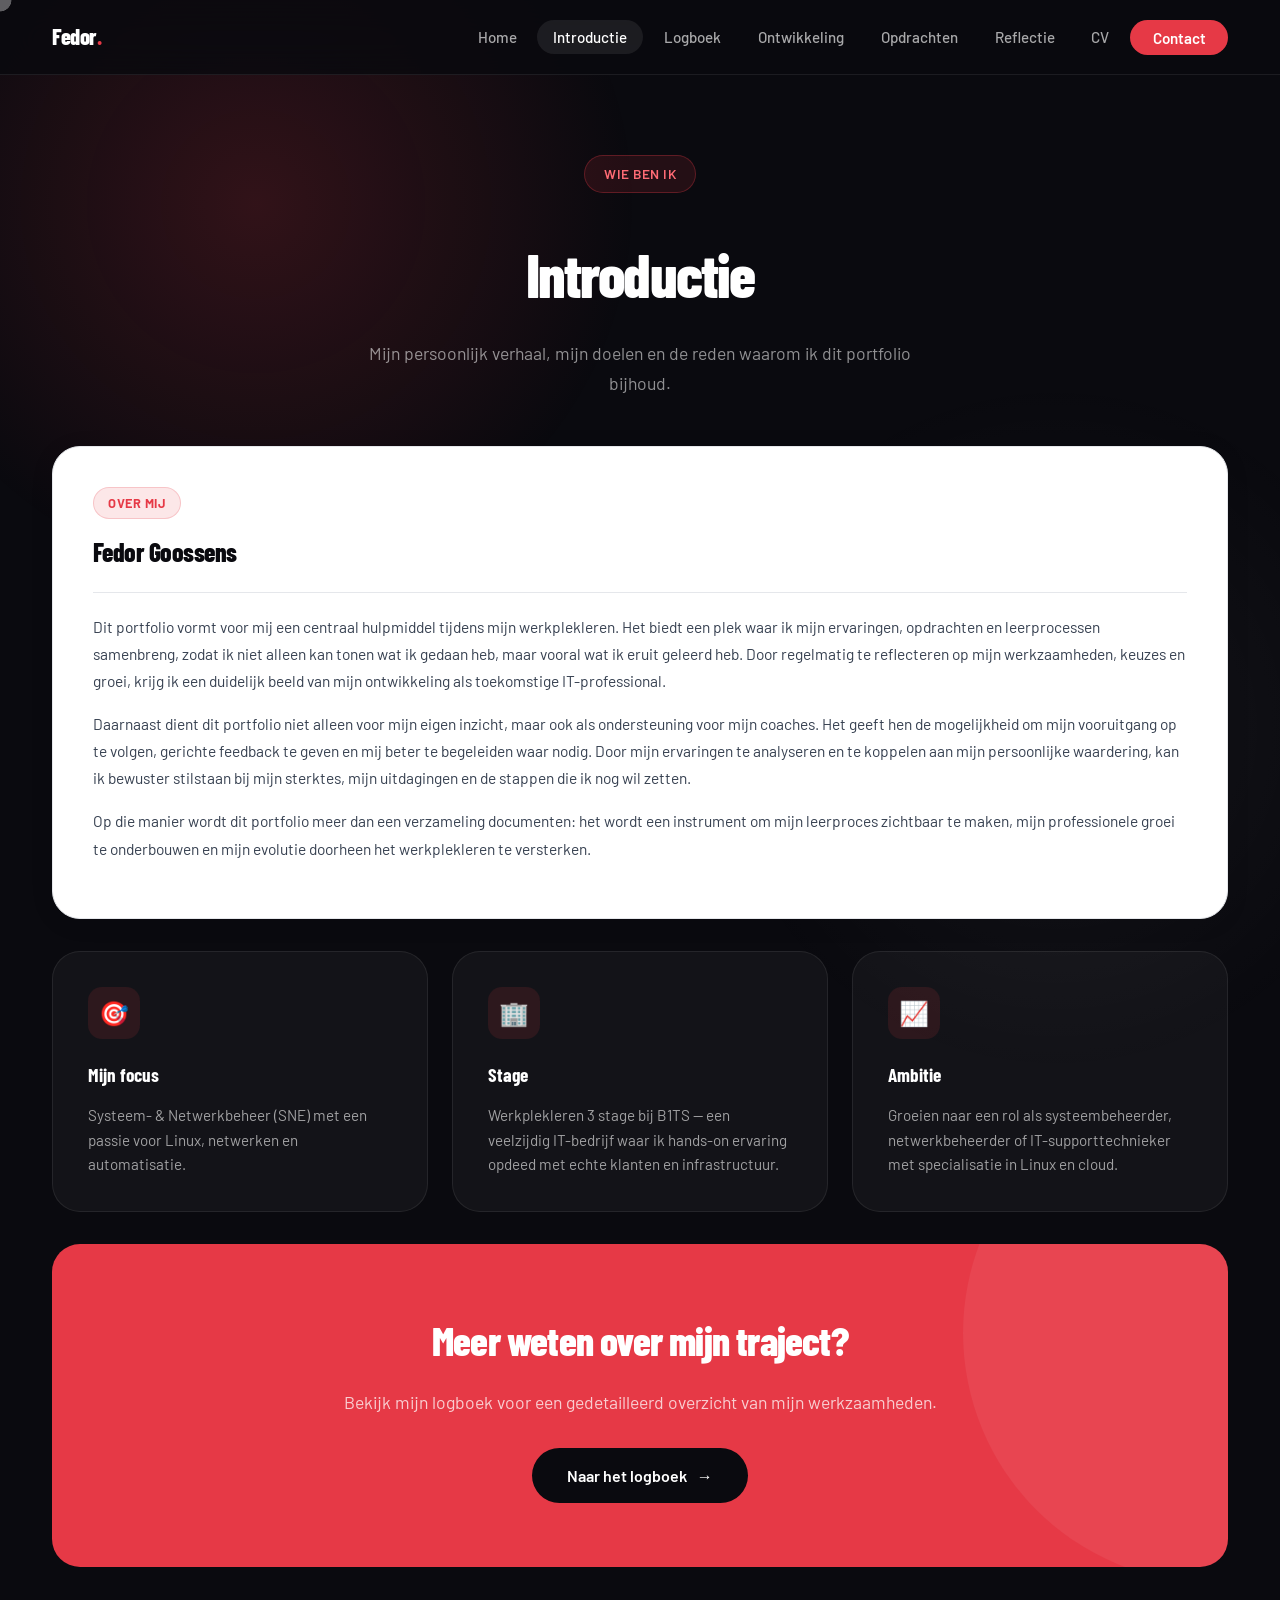
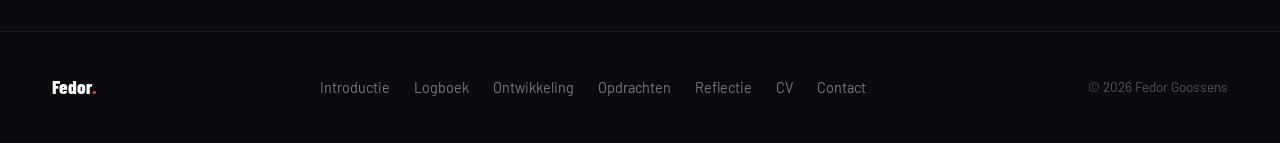
<file: introductie.html>
<!DOCTYPE html>
<html lang="nl">
<head>
    <meta charset="UTF-8">
    <meta name="viewport" content="width=device-width, initial-scale=1.0">
    <title>Portfolio – Introductie</title>
    <link rel="stylesheet" href="https://cdnjs.cloudflare.com/ajax/libs/animate.css/4.1.1/animate.min.css">
    <link rel="stylesheet" href="style.css">
</head>
<body>

<header>
    <nav class="navbar">
        <a href="index.html" class="logo">Fedor<span>.</span></a>
        <ul class="nav-links" id="navLinks">
            <li><a href="index.html">Home</a></li>
            <li><a href="introductie.html" class="active">Introductie</a></li>
            <li><a href="logboek.html">Logboek</a></li>
            <li><a href="ontwikkeling.html">Ontwikkeling</a></li>
            <li><a href="opdrachten.html">Opdrachten</a></li>
            <li><a href="reflectie.html">Reflectie</a></li>
            <li><a href="cv.html">CV</a></li>
            <li><a href="contact.html" class="nav-cta">Contact</a></li>
        </ul>
        <div class="nav-toggle" id="navToggle">
            <span></span><span></span><span></span>
        </div>
    </nav>
</header>

<div class="page-header">
    <div class="container">
        <div class="hero-badge fade-up d1 sa-js" data-sa-anim="fadeInDown" data-sa-duration="600ms" data-sa-delay="0ms">Wie ben ik</div>
        <h1 class="fade-up d2 sa-js" data-sa-anim="fadeInUp" data-sa-duration="700ms" data-sa-delay="100ms">Introductie</h1>
        <p class="fade-up d3 sa-js" data-sa-anim="fadeInUp" data-sa-duration="700ms" data-sa-delay="200ms">Mijn persoonlijk verhaal, mijn doelen en de reden waarom ik dit portfolio bijhoud.</p>
    </div>
</div>

<div class="content-section">
    <div class="container">

        <div class="content-card fade-up d1 sa-js" data-sa-anim="fadeInUp" data-sa-duration="700ms" data-sa-delay="0ms">
            <div class="card-label">Over mij</div>
            <h2>Fedor Goossens</h2>
            <hr class="divider-card">
            <p>
                Dit portfolio vormt voor mij een centraal hulpmiddel tijdens mijn werkplekleren.
                Het biedt een plek waar ik mijn ervaringen, opdrachten en leerprocessen samenbreng,
                zodat ik niet alleen kan tonen wat ik gedaan heb, maar vooral wat ik eruit geleerd heb.
                Door regelmatig te reflecteren op mijn werkzaamheden, keuzes en groei, krijg ik een duidelijk beeld van mijn ontwikkeling als toekomstige IT-professional.
            </p>
            <p>
                Daarnaast dient dit portfolio niet alleen voor mijn eigen inzicht, maar ook als ondersteuning voor mijn coaches.
                Het geeft hen de mogelijkheid om mijn vooruitgang op te volgen, gerichte feedback te geven en mij beter te begeleiden waar nodig.
                Door mijn ervaringen te analyseren en te koppelen aan mijn persoonlijke waardering, kan ik bewuster stilstaan bij mijn sterktes, mijn uitdagingen en de stappen die ik nog wil zetten.
            </p>
            <p>
                Op die manier wordt dit portfolio meer dan een verzameling documenten:
                het wordt een instrument om mijn leerproces zichtbaar te maken, mijn professionele groei te onderbouwen
                en mijn evolutie doorheen het werkplekleren te versterken.
            </p>
        </div>

        <div class="grid-3 sa-js" data-sa-anim="fadeInUp" data-sa-duration="700ms" data-sa-delay="100ms" style="margin-bottom:2rem;">
            <div class="card-dark fade-up d2 sa-js" data-sa-anim="fadeInUp" data-sa-duration="600ms" data-sa-delay="100ms">
                <div class="card-icon" style="background:rgba(230,57,70,0.12);">🎯</div>
                <h3>Mijn focus</h3>
                <p>Systeem- & Netwerkbeheer (SNE) met een passie voor Linux, netwerken en automatisatie.</p>
            </div>
            <div class="card-dark fade-up d3 sa-js" data-sa-anim="fadeInUp" data-sa-duration="600ms" data-sa-delay="200ms">
                <div class="card-icon" style="background:rgba(230,57,70,0.12);">🏢</div>
                <h3>Stage</h3>
                <p>Werkplekleren 3 stage bij B1TS — een veelzijdig IT-bedrijf waar ik hands-on ervaring opdeed met echte klanten en infrastructuur.</p>
            </div>
            <div class="card-dark fade-up d4 sa-js" data-sa-anim="fadeInUp" data-sa-duration="600ms" data-sa-delay="300ms">
                <div class="card-icon" style="background:rgba(230,57,70,0.12);">📈</div>
                <h3>Ambitie</h3>
                <p>Groeien naar een rol als systeembeheerder, netwerkbeheerder of IT-supporttechnieker met specialisatie in Linux en cloud.</p>
            </div>
        </div>

        <div class="cta-banner fade-up sa-js" data-sa-anim="fadeInUp" data-sa-duration="700ms">
            <h2>Meer weten over mijn traject?</h2>
            <p>Bekijk mijn logboek voor een gedetailleerd overzicht van mijn werkzaamheden.</p>
            <a href="logboek.html" class="btn btn-dark btn-arrow"><span>Naar het logboek</span></a>
        </div>

    </div>
</div>

<footer>
    <div class="container">
        <div class="footer-inner">
            <a href="index.html" class="footer-logo">Fedor<span>.</span></a>
            <div class="footer-links">
                <a href="introductie.html">Introductie</a>
                <a href="logboek.html">Logboek</a>
                <a href="ontwikkeling.html">Ontwikkeling</a>
                <a href="opdrachten.html">Opdrachten</a>
                <a href="reflectie.html">Reflectie</a>
                <a href="cv.html">CV</a>
                <a href="contact.html">Contact</a>
            </div>
            <span class="footer-copy">© 2026 Fedor Goossens</span>
        </div>
    </div>
</footer>

<script>
    const toggle = document.getElementById('navToggle');
    const links  = document.getElementById('navLinks');
    toggle.addEventListener('click', () => links.classList.toggle('open'));
</script>
    <script src="cursor.js"></script>
    <script src="scroll-animate.js"></script>
    <script>const sa = new ScrollAnimate();</script>
</body>
</html>
</file>
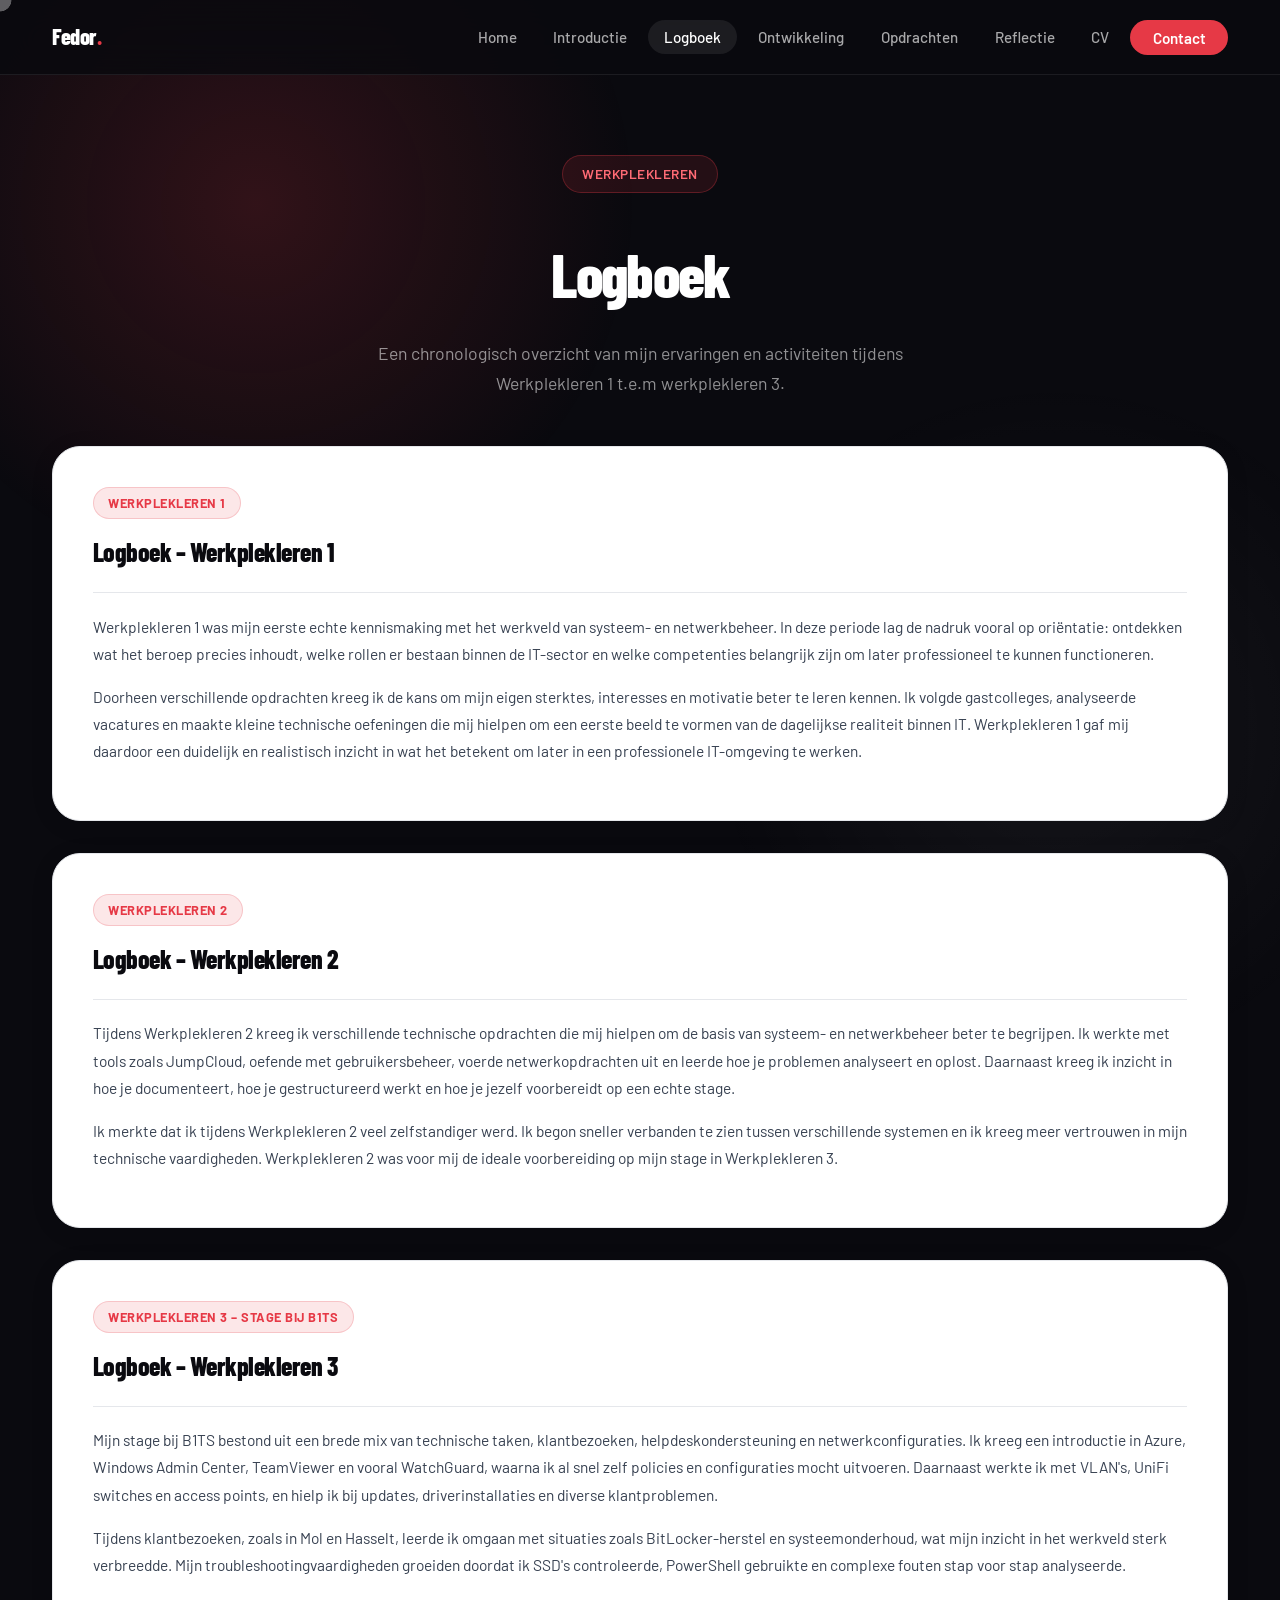
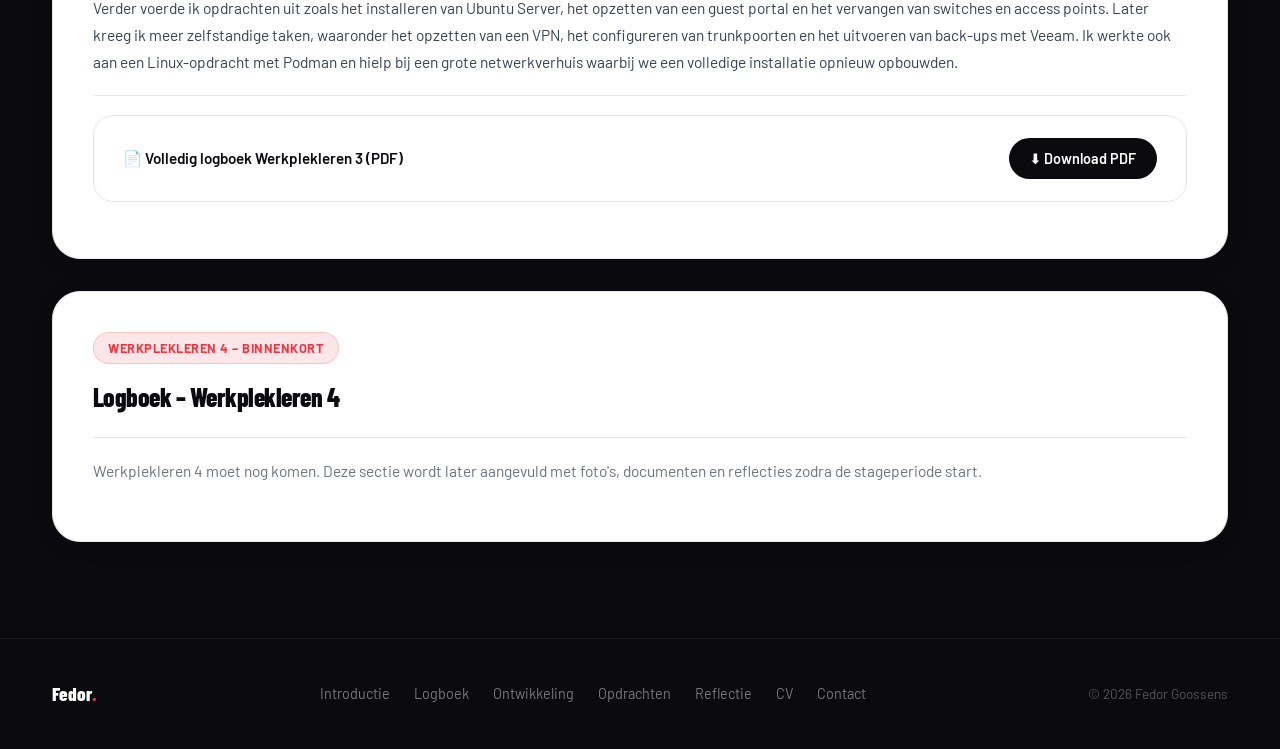
<file: logboek.html>
<!DOCTYPE html>
<html lang="nl">
<head>
    <meta charset="UTF-8">
    <meta name="viewport" content="width=device-width, initial-scale=1.0">
    <title>Portfolio – Logboek</title>
    <link rel="stylesheet" href="https://cdnjs.cloudflare.com/ajax/libs/animate.css/4.1.1/animate.min.css">
    <link rel="stylesheet" href="style.css">
</head>
<body>

<header>
    <nav class="navbar">
        <a href="index.html" class="logo">Fedor<span>.</span></a>
        <ul class="nav-links" id="navLinks">
            <li><a href="index.html">Home</a></li>
            <li><a href="introductie.html">Introductie</a></li>
            <li><a href="logboek.html" class="active">Logboek</a></li>
            <li><a href="ontwikkeling.html">Ontwikkeling</a></li>
            <li><a href="opdrachten.html">Opdrachten</a></li>
            <li><a href="reflectie.html">Reflectie</a></li>
            <li><a href="cv.html">CV</a></li>
            <li><a href="contact.html" class="nav-cta">Contact</a></li>
        </ul>
        <div class="nav-toggle" id="navToggle">
            <span></span><span></span><span></span>
        </div>
    </nav>
</header>

<div class="page-header">
    <div class="container">
        <div class="hero-badge fade-up d1 sa-js" data-sa-anim="fadeInDown" data-sa-duration="600ms" data-sa-delay="0ms">Werkplekleren</div>
        <h1 class="fade-up d2 sa-js" data-sa-anim="fadeInUp" data-sa-duration="700ms" data-sa-delay="100ms">Logboek</h1>
        <p class="fade-up d3 sa-js" data-sa-anim="fadeInUp" data-sa-duration="700ms" data-sa-delay="200ms">Een chronologisch overzicht van mijn ervaringen en activiteiten tijdens Werkplekleren 1 t.e.m werkplekleren 3.</p>
    </div>
</div>

<div class="content-section">
    <div class="container">

        <!-- Werkplekleren 1 -->
        <div class="content-card fade-up d1 sa-js" data-sa-anim="fadeInUp" data-sa-duration="700ms" data-sa-delay="0ms">
            <div class="card-label">Werkplekleren 1</div>
            <h2>Logboek – Werkplekleren 1</h2>
            <hr class="divider-card">
            <p>
                Werkplekleren 1 was mijn eerste echte kennismaking met het werkveld van systeem- en netwerkbeheer.
                In deze periode lag de nadruk vooral op oriëntatie: ontdekken wat het beroep precies inhoudt,
                welke rollen er bestaan binnen de IT-sector en welke competenties belangrijk zijn om later professioneel te kunnen functioneren.
            </p>
            <p>
                Doorheen verschillende opdrachten kreeg ik de kans om mijn eigen sterktes, interesses en motivatie beter te leren kennen.
                Ik volgde gastcolleges, analyseerde vacatures en maakte kleine technische oefeningen die mij hielpen om een eerste beeld te vormen
                van de dagelijkse realiteit binnen IT. Werkplekleren 1 gaf mij daardoor een duidelijk en realistisch inzicht in wat het betekent om later
                in een professionele IT-omgeving te werken.
            </p>
        </div>

        <!-- Werkplekleren 2 -->
        <div class="content-card fade-up d2 sa-js" data-sa-anim="fadeInUp" data-sa-duration="700ms" data-sa-delay="100ms">
            <div class="card-label">Werkplekleren 2</div>
            <h2>Logboek – Werkplekleren 2</h2>
            <hr class="divider-card">
            <p>
                Tijdens Werkplekleren 2 kreeg ik verschillende technische opdrachten die mij hielpen om de basis van systeem- en netwerkbeheer beter te begrijpen.
                Ik werkte met tools zoals JumpCloud, oefende met gebruikersbeheer, voerde netwerkopdrachten uit en leerde hoe je problemen analyseert
                en oplost. Daarnaast kreeg ik inzicht in hoe je documenteert, hoe je gestructureerd werkt en hoe je jezelf voorbereidt op een echte stage.
            </p>
            <p>
                Ik merkte dat ik tijdens Werkplekleren 2 veel zelfstandiger werd. Ik begon sneller verbanden te zien tussen verschillende systemen en
                ik kreeg meer vertrouwen in mijn technische vaardigheden. Werkplekleren 2 was voor mij de ideale voorbereiding op mijn stage in Werkplekleren 3.
            </p>
        </div>

        <!-- Werkplekleren 3 -->
        <div class="content-card fade-up d3 sa-js" data-sa-anim="fadeInUp" data-sa-duration="700ms" data-sa-delay="200ms">
            <div class="card-label">Werkplekleren 3 – Stage bij B1TS</div>
            <h2>Logboek – Werkplekleren 3</h2>
            <hr class="divider-card">
            <p>
                Mijn stage bij B1TS bestond uit een brede mix van technische taken, klantbezoeken, helpdeskondersteuning en netwerkconfiguraties.
                Ik kreeg een introductie in Azure, Windows Admin Center, TeamViewer en vooral WatchGuard, waarna ik al snel zelf policies en configuraties
                mocht uitvoeren. Daarnaast werkte ik met VLAN's, UniFi switches en access points, en hielp ik bij updates, driverinstallaties en diverse klantproblemen.
            </p>
            <p>
                Tijdens klantbezoeken, zoals in Mol en Hasselt, leerde ik omgaan met situaties zoals BitLocker-herstel en systeemonderhoud,
                wat mijn inzicht in het werkveld sterk verbreedde. Mijn troubleshootingvaardigheden groeiden doordat ik SSD's controleerde,
                PowerShell gebruikte en complexe fouten stap voor stap analyseerde.
            </p>
            <p>
                Verder voerde ik opdrachten uit zoals het installeren van Ubuntu Server, het opzetten van een guest portal en het vervangen van switches
                en access points. Later kreeg ik meer zelfstandige taken, waaronder het opzetten van een VPN, het configureren van trunkpoorten en het
                uitvoeren van back-ups met Veeam. Ik werkte ook aan een Linux-opdracht met Podman en hielp bij een grote netwerkverhuis waarbij we een
                volledige installatie opnieuw opbouwden.
            </p>
            <hr class="divider-card">
            <div class="pdf-box">
                <strong>📄 Volledig logboek Werkplekleren 3 (PDF)</strong>
                <a href="WPL3Logboek_GoossensFedor.pdf" download>⬇ Download PDF</a>
            </div>
        </div>

        <!-- Werkplekleren 4 -->
        <div class="content-card fade-up d4 sa-js" data-sa-anim="fadeInUp" data-sa-duration="700ms" data-sa-delay="300ms">
            <div class="card-label">Werkplekleren 4 – Binnenkort</div>
            <h2>Logboek – Werkplekleren 4</h2>
            <hr class="divider-card">
            <p style="color:#6b7280;">
                Werkplekleren 4 moet nog komen. Deze sectie wordt later aangevuld met foto's, documenten en reflecties zodra de stageperiode start.
            </p>
        </div>

    </div>
</div>

<footer>
    <div class="container">
        <div class="footer-inner">
            <a href="index.html" class="footer-logo">Fedor<span>.</span></a>
            <div class="footer-links">
                <a href="introductie.html">Introductie</a>
                <a href="logboek.html">Logboek</a>
                <a href="ontwikkeling.html">Ontwikkeling</a>
                <a href="opdrachten.html">Opdrachten</a>
                <a href="reflectie.html">Reflectie</a>
                <a href="cv.html">CV</a>
                <a href="contact.html">Contact</a>
            </div>
            <span class="footer-copy">© 2026 Fedor Goossens</span>
        </div>
    </div>
</footer>

<script>
    const toggle = document.getElementById('navToggle');
    const links  = document.getElementById('navLinks');
    toggle.addEventListener('click', () => links.classList.toggle('open'));
</script>
    <script src="cursor.js"></script>
    <script src="scroll-animate.js"></script>
    <script>const sa = new ScrollAnimate();</script>
</body>
</html>
</file>
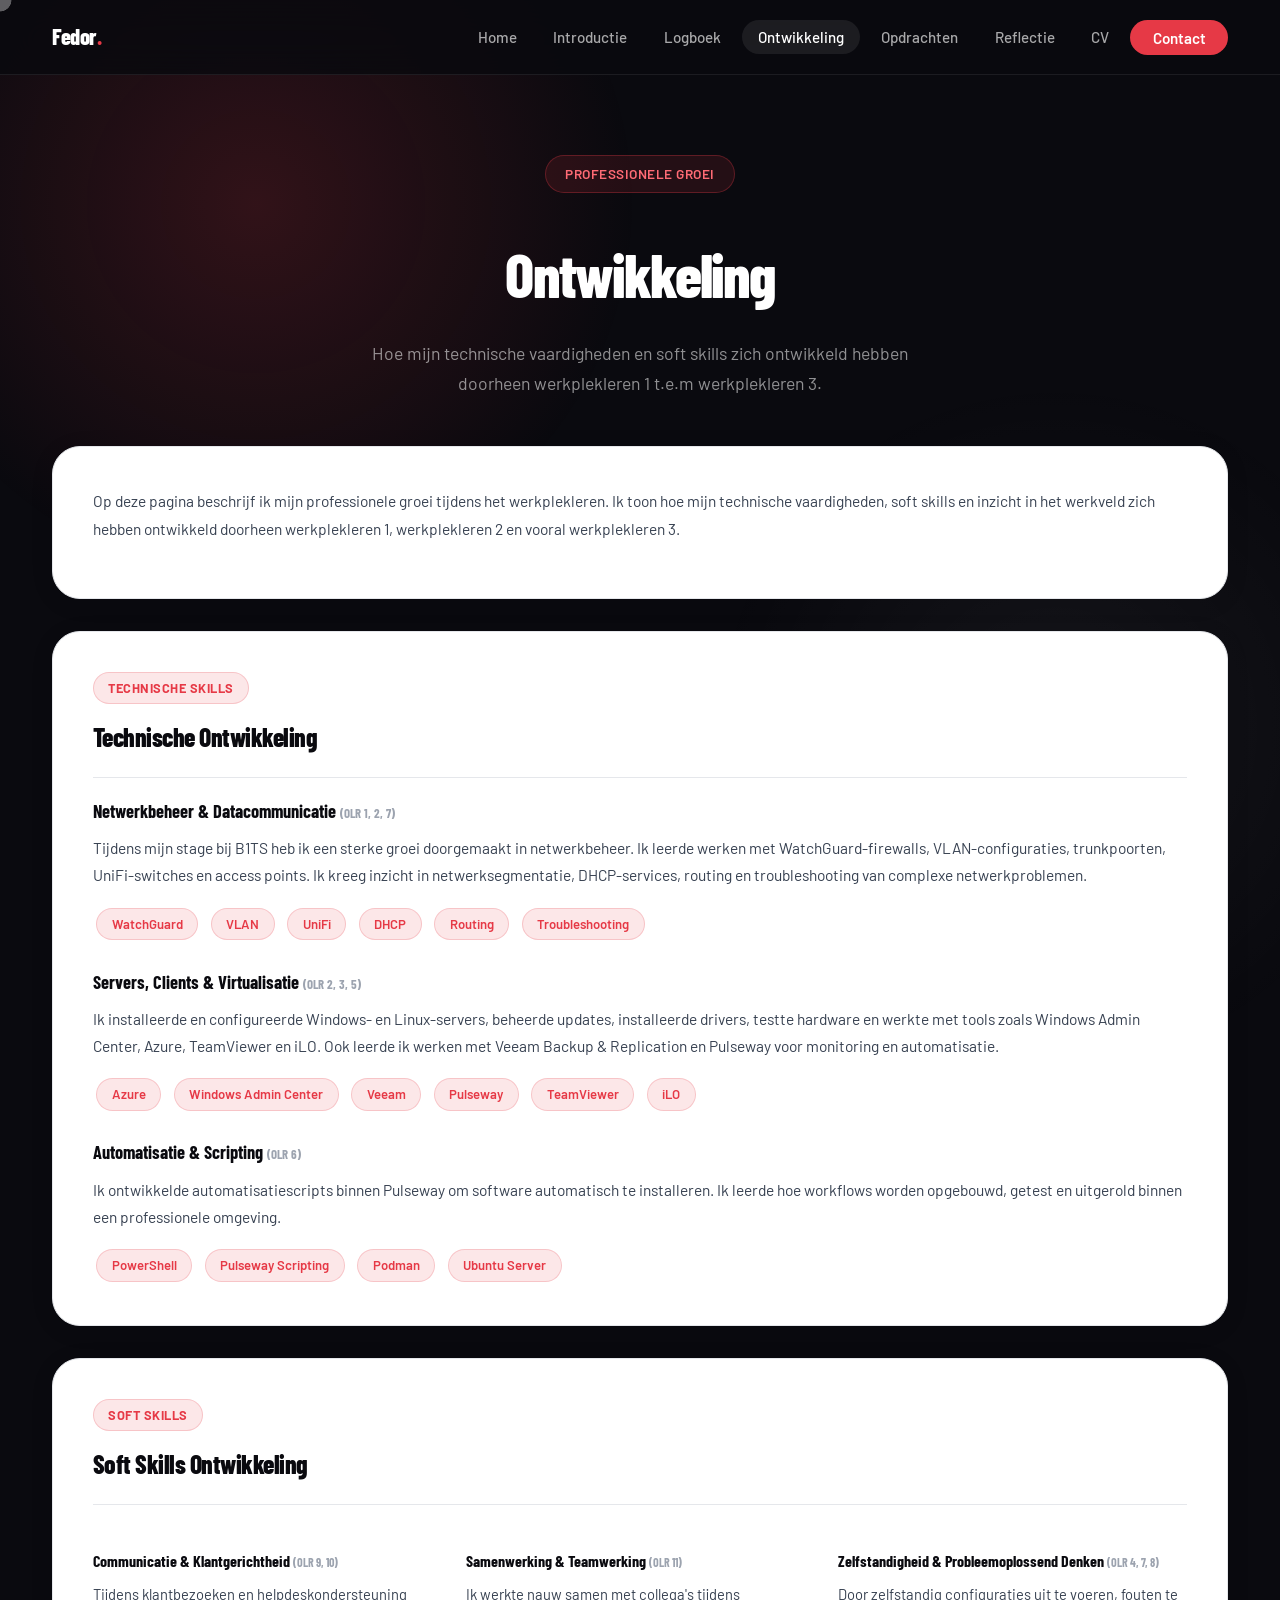
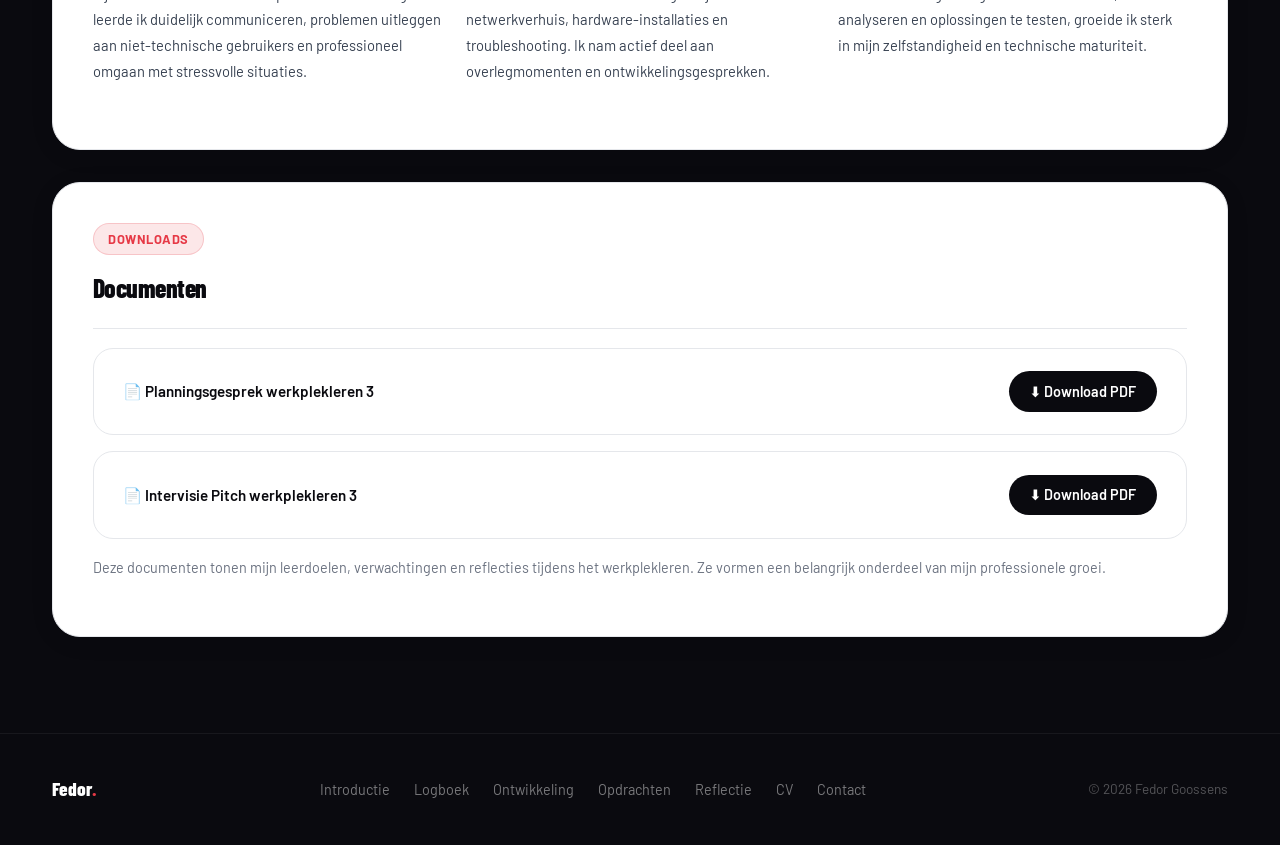
<file: ontwikkeling.html>
<!DOCTYPE html>
<html lang="nl">
<head>
    <meta charset="UTF-8">
    <meta name="viewport" content="width=device-width, initial-scale=1.0">
    <title>Portfolio – Ontwikkeling</title>
    <link rel="stylesheet" href="https://cdnjs.cloudflare.com/ajax/libs/animate.css/4.1.1/animate.min.css">
    <link rel="stylesheet" href="style.css">
</head>
<body>

<header>
    <nav class="navbar">
        <a href="index.html" class="logo">Fedor<span>.</span></a>
        <ul class="nav-links" id="navLinks">
            <li><a href="index.html">Home</a></li>
            <li><a href="introductie.html">Introductie</a></li>
            <li><a href="logboek.html">Logboek</a></li>
            <li><a href="ontwikkeling.html" class="active">Ontwikkeling</a></li>
            <li><a href="opdrachten.html">Opdrachten</a></li>
            <li><a href="reflectie.html">Reflectie</a></li>
            <li><a href="cv.html">CV</a></li>
            <li><a href="contact.html" class="nav-cta">Contact</a></li>
        </ul>
        <div class="nav-toggle" id="navToggle">
            <span></span><span></span><span></span>
        </div>
    </nav>
</header>

<div class="page-header">
    <div class="container">
        <div class="hero-badge fade-up d1 sa-js" data-sa-anim="fadeInDown" data-sa-duration="600ms" data-sa-delay="0ms">Professionele groei</div>
        <h1 class="fade-up d2 sa-js" data-sa-anim="fadeInUp" data-sa-duration="700ms" data-sa-delay="100ms">Ontwikkeling</h1>
        <p class="fade-up d3 sa-js" data-sa-anim="fadeInUp" data-sa-duration="700ms" data-sa-delay="200ms">Hoe mijn technische vaardigheden en soft skills zich ontwikkeld hebben doorheen werkplekleren 1 t.e.m werkplekleren 3.</p>
    </div>
</div>

<div class="content-section">
    <div class="container">

        <!-- INTRO -->
        <div class="content-card fade-up d1 sa-js" data-sa-anim="fadeInUp" data-sa-duration="700ms" data-sa-delay="0ms">
            <p>
                Op deze pagina beschrijf ik mijn professionele groei tijdens het werkplekleren.
                Ik toon hoe mijn technische vaardigheden, soft skills en inzicht in het werkveld
                zich hebben ontwikkeld doorheen werkplekleren 1, werkplekleren 2 en vooral werkplekleren 3.
            </p>
        </div>

        <!-- TECHNISCHE ONTWIKKELING -->
        <div class="content-card fade-up d2 sa-js" data-sa-anim="fadeInUp" data-sa-duration="700ms" data-sa-delay="100ms">
            <div class="card-label">Technische skills</div>
            <h2>Technische Ontwikkeling</h2>
            <hr class="divider-card">

            <h3>Netwerkbeheer & Datacommunicatie <span style="font-size:0.8rem; color:#9ca3af;">(OLR 1, 2, 7)</span></h3>
            <p>
                Tijdens mijn stage bij B1TS heb ik een sterke groei doorgemaakt in netwerkbeheer.
                Ik leerde werken met WatchGuard-firewalls, VLAN-configuraties, trunkpoorten, UniFi-switches
                en access points. Ik kreeg inzicht in netwerksegmentatie, DHCP-services, routing en
                troubleshooting van complexe netwerkproblemen.
            </p>
            <div style="display:flex; flex-wrap:wrap; gap:0.4rem; margin-bottom:1rem;">
                <span class="tag">WatchGuard</span>
                <span class="tag">VLAN</span>
                <span class="tag">UniFi</span>
                <span class="tag">DHCP</span>
                <span class="tag">Routing</span>
                <span class="tag">Troubleshooting</span>
            </div>

            <h3>Servers, Clients & Virtualisatie <span style="font-size:0.8rem; color:#9ca3af;">(OLR 2, 3, 5)</span></h3>
            <p>
                Ik installeerde en configureerde Windows- en Linux-servers, beheerde updates,
                installeerde drivers, testte hardware en werkte met tools zoals Windows Admin Center,
                Azure, TeamViewer en iLO. Ook leerde ik werken met Veeam Backup & Replication
                en Pulseway voor monitoring en automatisatie.
            </p>
            <div style="display:flex; flex-wrap:wrap; gap:0.4rem; margin-bottom:1rem;">
                <span class="tag">Azure</span>
                <span class="tag">Windows Admin Center</span>
                <span class="tag">Veeam</span>
                <span class="tag">Pulseway</span>
                <span class="tag">TeamViewer</span>
                <span class="tag">iLO</span>
            </div>

            <h3>Automatisatie & Scripting <span style="font-size:0.8rem; color:#9ca3af;">(OLR 6)</span></h3>
            <p>
                Ik ontwikkelde automatisatiescripts binnen Pulseway om software automatisch te installeren.
                Ik leerde hoe workflows worden opgebouwd, getest en uitgerold binnen een professionele omgeving.
            </p>
            <div style="display:flex; flex-wrap:wrap; gap:0.4rem;">
                <span class="tag">PowerShell</span>
                <span class="tag">Pulseway Scripting</span>
                <span class="tag">Podman</span>
                <span class="tag">Ubuntu Server</span>
            </div>
        </div>

        <!-- SOFT SKILLS -->
        <div class="content-card fade-up d3 sa-js" data-sa-anim="fadeInUp" data-sa-duration="700ms" data-sa-delay="200ms">
            <div class="card-label">Soft skills</div>
            <h2>Soft Skills Ontwikkeling</h2>
            <hr class="divider-card">
            <div class="grid-3 sa-js" data-sa-anim="fadeInUp" data-sa-duration="700ms" data-sa-delay="100ms">
                <div style="padding:0.5rem 0;">
                    <h3 style="font-size:1rem; margin-bottom:0.5rem;">Communicatie & Klantgerichtheid <span style="font-size:0.75rem; color:#9ca3af;">(OLR 9, 10)</span></h3>
                    <p style="font-size:0.92rem;">
                        Tijdens klantbezoeken en helpdeskondersteuning leerde ik duidelijk communiceren,
                        problemen uitleggen aan niet-technische gebruikers en professioneel omgaan met stressvolle situaties.
                    </p>
                </div>
                <div style="padding:0.5rem 0;">
                    <h3 style="font-size:1rem; margin-bottom:0.5rem;">Samenwerking & Teamwerking <span style="font-size:0.75rem; color:#9ca3af;">(OLR 11)</span></h3>
                    <p style="font-size:0.92rem;">
                        Ik werkte nauw samen met collega's tijdens netwerkverhuis, hardware-installaties en troubleshooting.
                        Ik nam actief deel aan overlegmomenten en ontwikkelingsgesprekken.
                    </p>
                </div>
                <div style="padding:0.5rem 0;">
                    <h3 style="font-size:1rem; margin-bottom:0.5rem;">Zelfstandigheid & Probleemoplossend Denken <span style="font-size:0.75rem; color:#9ca3af;">(OLR 4, 7, 8)</span></h3>
                    <p style="font-size:0.92rem;">
                        Door zelfstandig configuraties uit te voeren, fouten te analyseren en oplossingen te testen,
                        groeide ik sterk in mijn zelfstandigheid en technische maturiteit.
                    </p>
                </div>
            </div>
        </div>

        <!-- DOCUMENTEN -->
        <div class="content-card fade-up d4 sa-js" data-sa-anim="fadeInUp" data-sa-duration="700ms" data-sa-delay="300ms">
            <div class="card-label">Downloads</div>
            <h2>Documenten</h2>
            <hr class="divider-card">
            <div class="pdf-box">
                <strong>📄 Planningsgesprek werkplekleren 3</strong>
                <a href="Voorbereiding_planningsgesprek1_GoossensFedor.pdf" download>⬇ Download PDF</a>
            </div>
            <div class="pdf-box">
                <strong>📄 Intervisie Pitch werkplekleren 3</strong>
                <a href="WPL3_Intervisie_Pitch_GoossensFedor.pdf" download>⬇ Download PDF</a>
            </div>
            <p style="color:#6b7280; font-size:0.9rem; margin-top:1rem;">
                Deze documenten tonen mijn leerdoelen, verwachtingen en reflecties tijdens het werkplekleren.
                Ze vormen een belangrijk onderdeel van mijn professionele groei.
            </p>
        </div>

    </div>
</div>

<footer>
    <div class="container">
        <div class="footer-inner">
            <a href="index.html" class="footer-logo">Fedor<span>.</span></a>
            <div class="footer-links">
                <a href="introductie.html">Introductie</a>
                <a href="logboek.html">Logboek</a>
                <a href="ontwikkeling.html">Ontwikkeling</a>
                <a href="opdrachten.html">Opdrachten</a>
                <a href="reflectie.html">Reflectie</a>
                <a href="cv.html">CV</a>
                <a href="contact.html">Contact</a>
            </div>
            <span class="footer-copy">© 2026 Fedor Goossens</span>
        </div>
    </div>
</footer>

<script>
    const toggle = document.getElementById('navToggle');
    const links  = document.getElementById('navLinks');
    toggle.addEventListener('click', () => links.classList.toggle('open'));
</script>
    <script src="cursor.js"></script>
    <script src="scroll-animate.js"></script>
    <script>const sa = new ScrollAnimate();</script>
</body>
</html>
</file>
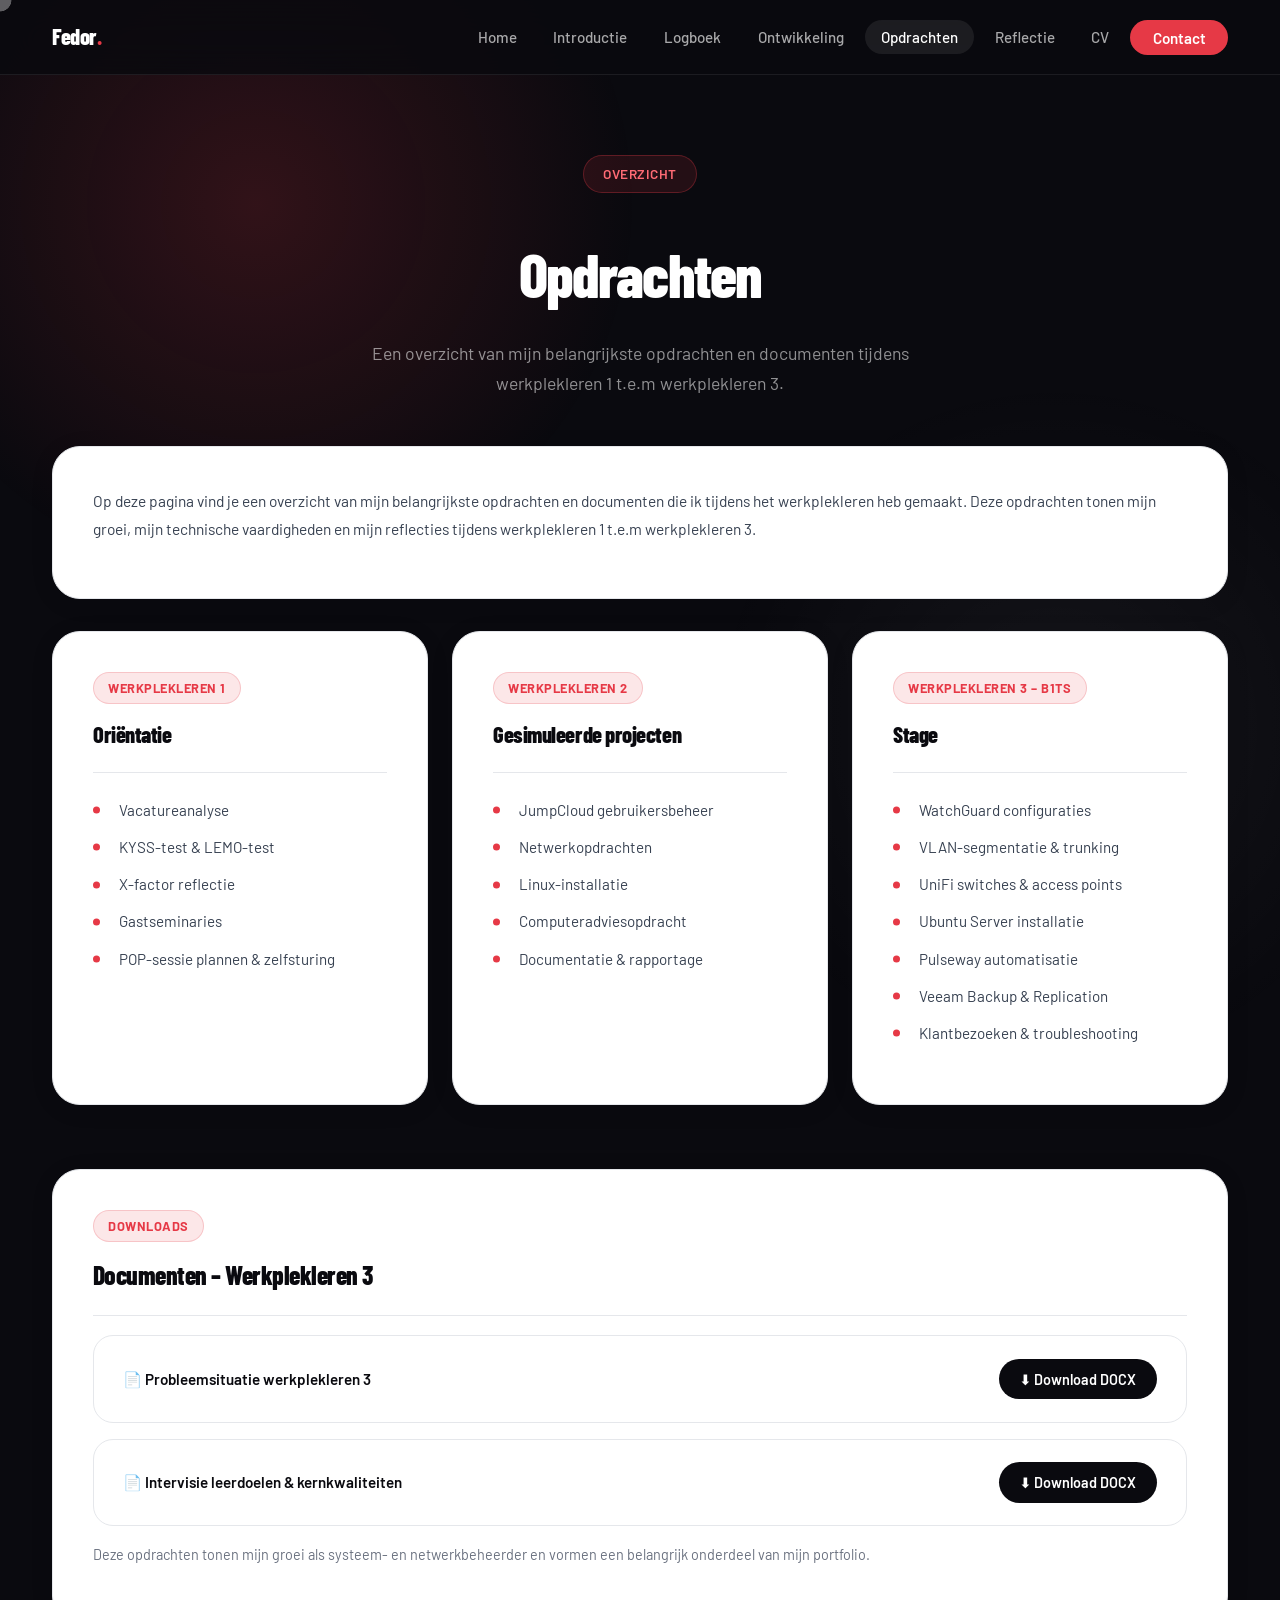
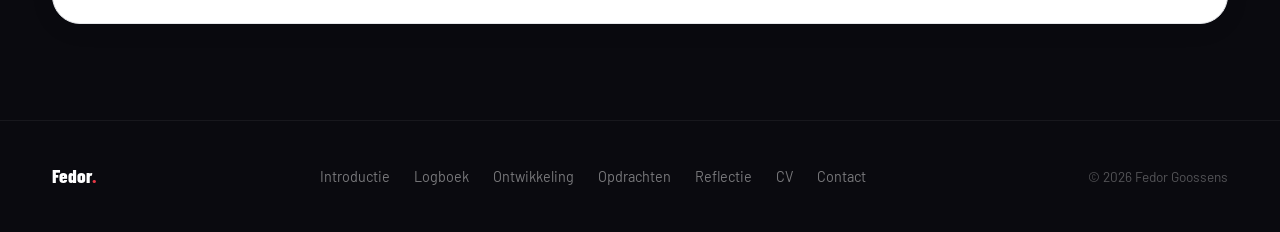
<file: opdrachten.html>
<!DOCTYPE html>
<html lang="nl">
<head>
    <meta charset="UTF-8">
    <meta name="viewport" content="width=device-width, initial-scale=1.0">
    <title>Portfolio – Opdrachten</title>
    <link rel="stylesheet" href="https://cdnjs.cloudflare.com/ajax/libs/animate.css/4.1.1/animate.min.css">
    <link rel="stylesheet" href="style.css">
</head>
<body>

<header>
    <nav class="navbar">
        <a href="index.html" class="logo">Fedor<span>.</span></a>
        <ul class="nav-links" id="navLinks">
            <li><a href="index.html">Home</a></li>
            <li><a href="introductie.html">Introductie</a></li>
            <li><a href="logboek.html">Logboek</a></li>
            <li><a href="ontwikkeling.html">Ontwikkeling</a></li>
            <li><a href="opdrachten.html" class="active">Opdrachten</a></li>
            <li><a href="reflectie.html">Reflectie</a></li>
            <li><a href="cv.html">CV</a></li>
            <li><a href="contact.html" class="nav-cta">Contact</a></li>
        </ul>
        <div class="nav-toggle" id="navToggle">
            <span></span><span></span><span></span>
        </div>
    </nav>
</header>

<div class="page-header">
    <div class="container">
        <div class="hero-badge fade-up d1 sa-js" data-sa-anim="fadeInDown" data-sa-duration="600ms" data-sa-delay="0ms">Overzicht</div>
        <h1 class="fade-up d2 sa-js" data-sa-anim="fadeInUp" data-sa-duration="700ms" data-sa-delay="100ms">Opdrachten</h1>
        <p class="fade-up d3 sa-js" data-sa-anim="fadeInUp" data-sa-duration="700ms" data-sa-delay="200ms">Een overzicht van mijn belangrijkste opdrachten en documenten tijdens werkplekleren 1 t.e.m werkplekleren 3.</p>
    </div>
</div>

<div class="content-section">
    <div class="container">

        <!-- INTRO -->
        <div class="content-card fade-up d1 sa-js" data-sa-anim="fadeInUp" data-sa-duration="700ms" data-sa-delay="0ms">
            <p>
                Op deze pagina vind je een overzicht van mijn belangrijkste opdrachten en documenten
                die ik tijdens het werkplekleren heb gemaakt. Deze opdrachten tonen mijn groei,
                mijn technische vaardigheden en mijn reflecties tijdens werkplekleren 1 t.e.m werkplekleren 3.
            </p>
        </div>

        <!-- OPDRACHTEN OVERZICHT -->
        <div class="grid-3 sa-js" data-sa-anim="fadeInUp" data-sa-duration="700ms" data-sa-delay="100ms">
            <div class="content-card fade-up d1 sa-js" data-sa-anim="fadeInUp" data-sa-duration="700ms" data-sa-delay="0ms">
                <div class="card-label">Werkplekleren 1</div>
                <h2 style="font-size:1.4rem;">Oriëntatie</h2>
                <hr class="divider-card">
                <ul>
                    <li>Vacatureanalyse</li>
                    <li>KYSS-test & LEMO-test</li>
                    <li>X-factor reflectie</li>
                    <li>Gastseminaries</li>
                    <li>POP-sessie plannen & zelfsturing</li>
                </ul>
            </div>
            <div class="content-card fade-up d2 sa-js" data-sa-anim="fadeInUp" data-sa-duration="700ms" data-sa-delay="100ms">
                <div class="card-label">Werkplekleren 2</div>
                <h2 style="font-size:1.4rem;">Gesimuleerde projecten</h2>
                <hr class="divider-card">
                <ul>
                    <li>JumpCloud gebruikersbeheer</li>
                    <li>Netwerkopdrachten</li>
                    <li>Linux-installatie</li>
                    <li>Computeradviesopdracht</li>
                    <li>Documentatie & rapportage</li>
                </ul>
            </div>
            <div class="content-card fade-up d3 sa-js" data-sa-anim="fadeInUp" data-sa-duration="700ms" data-sa-delay="200ms">
                <div class="card-label">Werkplekleren 3 – B1TS</div>
                <h2 style="font-size:1.4rem;">Stage</h2>
                <hr class="divider-card">
                <ul>
                    <li>WatchGuard configuraties</li>
                    <li>VLAN-segmentatie & trunking</li>
                    <li>UniFi switches & access points</li>
                    <li>Ubuntu Server installatie</li>
                    <li>Pulseway automatisatie</li>
                    <li>Veeam Backup & Replication</li>
                    <li>Klantbezoeken & troubleshooting</li>
                </ul>
            </div>
        </div>

        <!-- DOCUMENTEN werkplekleren 3 -->
        <div class="content-card fade-up d4 sa-js" data-sa-anim="fadeInUp" data-sa-duration="700ms" data-sa-delay="300ms" style="margin-top:2rem;">
            <div class="card-label">Downloads</div>
            <h2>Documenten – Werkplekleren 3</h2>
            <hr class="divider-card">
            <div class="pdf-box">
                <strong>📄 Probleemsituatie werkplekleren 3</strong>
                <a href="ProbleemsituatieWPL32SNEb_GoossensFedor.docx" download>⬇ Download DOCX</a>
            </div>
            <div class="pdf-box">
                <strong>📄 Intervisie leerdoelen & kernkwaliteiten</strong>
                <a href="WPL3-SNE_Intervisie_Leerdoelen_Werkkwaliteiten_GoossensFedor_24.docx" download>⬇ Download DOCX</a>
            </div>
            <p style="color:#6b7280; font-size:0.9rem; margin-top:1rem;">
                Deze opdrachten tonen mijn groei als systeem- en netwerkbeheerder en vormen een belangrijk onderdeel van mijn portfolio.
            </p>
        </div>

    </div>
</div>

<footer>
    <div class="container">
        <div class="footer-inner">
            <a href="index.html" class="footer-logo">Fedor<span>.</span></a>
            <div class="footer-links">
                <a href="introductie.html">Introductie</a>
                <a href="logboek.html">Logboek</a>
                <a href="ontwikkeling.html">Ontwikkeling</a>
                <a href="opdrachten.html">Opdrachten</a>
                <a href="reflectie.html">Reflectie</a>
                <a href="cv.html">CV</a>
                <a href="contact.html">Contact</a>
            </div>
            <span class="footer-copy">© 2026 Fedor Goossens</span>
        </div>
    </div>
</footer>

<script>
    const toggle = document.getElementById('navToggle');
    const links  = document.getElementById('navLinks');
    toggle.addEventListener('click', () => links.classList.toggle('open'));
</script>
    <script src="cursor.js"></script>
    <script src="scroll-animate.js"></script>
    <script>const sa = new ScrollAnimate();</script>
</body>
</html>
</file>
<file: style.css>
/* ============================================================
   FEDOR GOOSSENS – PORTFOLIO  |  style.css
   Dark theme · Rood/Wit glow · Klikkracht-geïnspireerd
   ============================================================ */

@import url('https://fonts.googleapis.com/css2?family=Barlow+Condensed:wght@600;700;800&family=Barlow:wght@300;400;500;600&display=swap');

/* ===== VARIABELEN ===== */
:root {
    --bg:           #0a0a0f;
    --bg-card:      #ffffff;
    --bg-card2:     #f8f8fc;
    --text-dark:    #0a0a0f;
    --text-white:   #ffffff;
    --text-muted:   #6b7280;
    --red:          #e63946;
    --red-glow:     rgba(230, 57, 70, 0.45);
    --red-soft:     rgba(230, 57, 70, 0.12);
    --white-glow:   rgba(255, 255, 255, 0.08);
    --border:       rgba(255,255,255,0.08);
    --border-card:  #e5e7eb;
    --radius-xl:    28px;
    --radius-lg:    20px;
    --radius-md:    14px;
    --radius-pill:  60px;
    --shadow-card:  0 4px 24px rgba(0,0,0,0.08);
    --shadow-hover: 0 20px 48px rgba(0,0,0,0.14);
    --transition:   all 0.3s cubic-bezier(0.4, 0, 0.2, 1);
}

/* ===== RESET ===== */
*, *::before, *::after {
    margin: 0;
    padding: 0;
    box-sizing: border-box;
}

html { scroll-behavior: smooth; }

body {
    background-color: var(--bg);
    font-family: 'Barlow', system-ui, sans-serif;
    color: var(--text-white);
    line-height: 1.6;
    -webkit-font-smoothing: antialiased;
    overflow-x: hidden;
}

/* ===== ACHTERGROND GLOW ===== */
body::before {
    content: '';
    position: fixed;
    top: -20%;
    left: -10%;
    width: 60vw;
    height: 60vw;
    background: radial-gradient(ellipse, rgba(230,57,70,0.18) 0%, transparent 70%);
    border-radius: 50%;
    pointer-events: none;
    z-index: 0;
    animation: glowPulse 8s ease-in-out infinite alternate;
}

body::after {
    content: '';
    position: fixed;
    bottom: -20%;
    right: -10%;
    width: 55vw;
    height: 55vw;
    background: radial-gradient(ellipse, rgba(255,255,255,0.05) 0%, transparent 70%);
    border-radius: 50%;
    pointer-events: none;
    z-index: 0;
    animation: glowPulse 10s ease-in-out infinite alternate-reverse;
}

@keyframes glowPulse {
    0%   { opacity: 0.6; transform: scale(1); }
    100% { opacity: 1;   transform: scale(1.1); }
}

/* ===== FADE-IN ANIMATIES ===== */
@keyframes fadeUp {
    from { opacity: 0; transform: translateY(32px); }
    to   { opacity: 1; transform: translateY(0); }
}

@keyframes fadeIn {
    from { opacity: 0; }
    to   { opacity: 1; }
}

.fade-up {
    opacity: 0;
    animation: fadeUp 0.7s cubic-bezier(0.4,0,0.2,1) forwards;
}

.fade-up.d1 { animation-delay: 0.1s; }
.fade-up.d2 { animation-delay: 0.2s; }
.fade-up.d3 { animation-delay: 0.3s; }
.fade-up.d4 { animation-delay: 0.4s; }
.fade-up.d5 { animation-delay: 0.5s; }
.fade-up.d6 { animation-delay: 0.6s; }

/* ===== CONTAINER ===== */
.container {
    max-width: 1240px;
    margin: 0 auto;
    padding: 0 2rem;
    position: relative;
    z-index: 1;
}

/* ===== NAVIGATIE ===== */
header {
    position: sticky;
    top: 0;
    z-index: 100;
    background: rgba(10, 10, 15, 0.85);
    backdrop-filter: blur(20px);
    -webkit-backdrop-filter: blur(20px);
    border-bottom: 1px solid var(--border);
}

.navbar {
    display: flex;
    justify-content: space-between;
    align-items: center;
    padding: 1.2rem 2rem;
    max-width: 1240px;
    margin: 0 auto;
}

.logo {
    font-family: 'Barlow Condensed', sans-serif;
    font-size: 1.4rem;
    font-weight: 800;
    color: var(--text-white);
    text-decoration: none;
    letter-spacing: -0.02em;
}

.logo span {
    color: var(--red);
}

.nav-links {
    display: flex;
    align-items: center;
    gap: 0.3rem;
    list-style: none;
}

.nav-links a {
    text-decoration: none;
    color: rgba(255,255,255,0.65);
    font-weight: 500;
    font-size: 0.95rem;
    padding: 0.5rem 1rem;
    border-radius: var(--radius-pill);
    transition: var(--transition);
    position: relative;
}

.nav-links a:hover,
.nav-links a.active {
    color: var(--text-white);
    background: rgba(255,255,255,0.08);
}

.nav-cta {
    background: var(--red) !important;
    color: var(--text-white) !important;
    padding: 0.55rem 1.4rem !important;
    border-radius: var(--radius-pill) !important;
    font-weight: 600 !important;
    overflow: hidden;
    position: relative;
}

.nav-cta::after {
    content: '';
    position: absolute;
    inset: 0;
    background: rgba(255,255,255,0);
    transition: var(--transition);
}

.nav-cta:hover::after {
    background: rgba(255,255,255,0.12);
}

/* Hamburger menu (mobiel) */
.nav-toggle {
    display: none;
    flex-direction: column;
    gap: 5px;
    cursor: pointer;
    padding: 4px;
}

.nav-toggle span {
    width: 24px;
    height: 2px;
    background: var(--text-white);
    border-radius: 2px;
    transition: var(--transition);
}

/* ===== HERO SECTION ===== */
.hero {
    padding: 7rem 0 5rem;
    position: relative;
    z-index: 1;
    text-align: center;
}

.hero-badge {
    display: inline-flex;
    align-items: center;
    gap: 0.5rem;
    background: rgba(230,57,70,0.12);
    border: 1px solid rgba(230,57,70,0.3);
    color: #ff6b75;
    padding: 0.45rem 1.2rem;
    border-radius: var(--radius-pill);
    font-size: 0.85rem;
    font-weight: 600;
    margin-bottom: 2rem;
    letter-spacing: 0.5px;
    text-transform: uppercase;
}

.hero h1 {
    font-family: 'Barlow Condensed', sans-serif;
    font-size: clamp(2.8rem, 7vw, 5.5rem);
    font-weight: 800;
    line-height: 1.05;
    letter-spacing: -0.03em;
    margin-bottom: 1.5rem;
    color: var(--text-white);
}

.hero h1 .highlight {
    color: var(--red);
}

.hero p {
    font-size: 1.2rem;
    color: rgba(255,255,255,0.6);
    max-width: 600px;
    margin: 0 auto 2.5rem;
    line-height: 1.7;
}

/* ===== KNOPPEN ===== */
.btn {
    display: inline-flex;
    align-items: center;
    gap: 0.6rem;
    padding: 0.9rem 2.2rem;
    border-radius: var(--radius-pill);
    font-size: 1rem;
    font-weight: 600;
    text-decoration: none;
    cursor: pointer;
    border: none;
    transition: var(--transition);
    position: relative;
    overflow: hidden;
    font-family: 'Barlow', sans-serif;
}

.btn::before {
    content: '';
    position: absolute;
    left: -100%;
    top: 0;
    width: 100%;
    height: 100%;
    background: rgba(255,255,255,0.15);
    transition: left 0.35s cubic-bezier(0.4,0,0.2,1);
    z-index: 0;
}

.btn:hover::before {
    left: 0;
}

.btn span, .btn svg {
    position: relative;
    z-index: 1;
}

.btn-primary {
    background: var(--red);
    color: white;
    box-shadow: 0 0 24px rgba(230,57,70,0.35);
}

.btn-primary:hover {
    transform: translateY(-2px);
    box-shadow: 0 0 36px rgba(230,57,70,0.55);
}

.btn-outline {
    background: transparent;
    color: var(--text-white);
    border: 1.5px solid rgba(255,255,255,0.25);
}

.btn-outline:hover {
    border-color: rgba(255,255,255,0.6);
    transform: translateY(-2px);
}

.btn-dark {
    background: var(--text-dark);
    color: white;
}

.btn-dark:hover {
    background: #1a1a2e;
    transform: translateY(-2px);
}

.btn-arrow::after {
    content: '→';
    transition: transform 0.3s ease;
}

.btn-arrow:hover::after {
    transform: translateX(4px);
}

/* ===== KAARTJES ===== */
.card {
    background: var(--bg-card);
    border-radius: var(--radius-xl);
    padding: 2.2rem;
    border: 1px solid var(--border-card);
    box-shadow: var(--shadow-card);
    transition: var(--transition);
    color: var(--text-dark);
}

.card:hover {
    transform: translateY(-6px);
    box-shadow: var(--shadow-hover);
}

.card h2, .card h3 {
    color: var(--text-dark);
    font-family: 'Barlow Condensed', sans-serif;
}

.card p, .card li {
    color: #4b5563;
}

/* ===== SECTIES ===== */
section {
    padding: 5rem 0;
    position: relative;
    z-index: 1;
}

.section-label {
    display: inline-block;
    font-size: 0.8rem;
    font-weight: 700;
    letter-spacing: 2px;
    text-transform: uppercase;
    color: var(--red);
    margin-bottom: 1rem;
}

.section-title {
    font-family: 'Barlow Condensed', sans-serif;
    font-size: clamp(1.8rem, 4vw, 2.8rem);
    font-weight: 800;
    letter-spacing: -0.02em;
    margin-bottom: 1rem;
    color: var(--text-white);
    line-height: 1.15;
}

.section-subtitle {
    color: rgba(255,255,255,0.55);
    font-size: 1.1rem;
    max-width: 580px;
    line-height: 1.7;
    margin-bottom: 3rem;
}

/* ===== GRID ===== */
.grid-3 {
    display: grid;
    grid-template-columns: repeat(3, 1fr);
    gap: 1.5rem;
}

.grid-2 {
    display: grid;
    grid-template-columns: repeat(2, 1fr);
    gap: 1.5rem;
}

/* ===== KAART ICOON ===== */
.card-icon {
    width: 52px;
    height: 52px;
    border-radius: 14px;
    background: var(--red-soft);
    display: flex;
    align-items: center;
    justify-content: center;
    font-size: 1.5rem;
    margin-bottom: 1.3rem;
}

/* ===== DARK CARD (op donkere achtergrond) ===== */
.card-dark {
    background: rgba(255,255,255,0.04);
    border: 1px solid rgba(255,255,255,0.08);
    border-radius: var(--radius-xl);
    padding: 2.2rem;
    color: var(--text-white);
    transition: var(--transition);
}

.card-dark:hover {
    background: rgba(255,255,255,0.07);
    border-color: rgba(230,57,70,0.3);
    transform: translateY(-4px);
}

.card-dark h3 {
    font-family: 'Barlow Condensed', sans-serif;
    font-size: 1.2rem;
    font-weight: 700;
    margin-bottom: 0.8rem;
    color: var(--text-white);
}

.card-dark p {
    color: rgba(255,255,255,0.6);
    font-size: 0.95rem;
    line-height: 1.6;
}

/* ===== CTA BANNER ===== */
.cta-banner {
    background: var(--red);
    border-radius: var(--radius-xl);
    padding: 4rem 3rem;
    text-align: center;
    position: relative;
    overflow: hidden;
}

.cta-banner::before {
    content: '';
    position: absolute;
    top: -50%;
    right: -20%;
    width: 500px;
    height: 500px;
    background: rgba(255,255,255,0.06);
    border-radius: 50%;
    pointer-events: none;
}

.cta-banner h2 {
    font-family: 'Barlow Condensed', sans-serif;
    font-size: clamp(1.8rem, 4vw, 2.5rem);
    font-weight: 800;
    color: white;
    margin-bottom: 1rem;
    letter-spacing: -0.02em;
}

.cta-banner p {
    color: rgba(255,255,255,0.75);
    font-size: 1.1rem;
    margin-bottom: 2rem;
}

/* ===== PDF BOX ===== */
.pdf-box {
    background: var(--bg-card);
    border: 1px solid var(--border-card);
    border-radius: var(--radius-lg);
    padding: 1.4rem 1.8rem;
    display: flex;
    align-items: center;
    justify-content: space-between;
    gap: 1rem;
    margin-bottom: 1rem;
    transition: var(--transition);
}

.pdf-box:hover {
    border-color: var(--red);
    box-shadow: 0 0 0 1px var(--red);
    transform: translateY(-2px);
}

.pdf-box strong {
    color: var(--text-dark);
    font-weight: 600;
    font-size: 0.95rem;
}

.pdf-box a {
    display: inline-flex;
    align-items: center;
    gap: 0.5rem;
    background: var(--text-dark);
    color: white;
    padding: 0.55rem 1.3rem;
    border-radius: var(--radius-pill);
    text-decoration: none;
    font-size: 0.9rem;
    font-weight: 600;
    transition: var(--transition);
    white-space: nowrap;
    flex-shrink: 0;
}

.pdf-box a:hover {
    background: var(--red);
}

/* ===== AFBEELDINGEN ===== */
.img-card {
    width: 100%;
    border-radius: var(--radius-lg);
    overflow: hidden;
    box-shadow: var(--shadow-card);
}

.img-card img {
    width: 100%;
    height: auto;
    display: block;
    object-fit: contain;
}

/* ===== LIJST STIJLEN ===== */
.styled-list {
    list-style: none;
    padding: 0;
}

.styled-list li {
    padding: 0.6rem 0;
    padding-left: 1.6rem;
    position: relative;
    color: #4b5563;
    font-size: 0.95rem;
}

.styled-list li::before {
    content: '';
    position: absolute;
    left: 0;
    top: 50%;
    transform: translateY(-50%);
    width: 8px;
    height: 8px;
    border-radius: 50%;
    background: var(--red);
}

/* ===== TAGS / PILLS ===== */
.tag {
    display: inline-block;
    background: var(--red-soft);
    color: var(--red);
    border: 1px solid rgba(230,57,70,0.2);
    padding: 0.3rem 0.9rem;
    border-radius: var(--radius-pill);
    font-size: 0.82rem;
    font-weight: 600;
    margin: 0.2rem;
}

/* ===== STAP INDICATOR ===== */
.step-number {
    font-family: 'Barlow Condensed', sans-serif;
    font-size: 0.75rem;
    font-weight: 800;
    letter-spacing: 1px;
    color: rgba(255,255,255,0.2);
    text-transform: uppercase;
    margin-bottom: 0.5rem;
}

/* ===== DIVIDER ===== */
.divider {
    border: none;
    border-top: 1px solid rgba(255,255,255,0.06);
    margin: 1.5rem 0;
}

.divider-card {
    border: none;
    border-top: 1px solid var(--border-card);
    margin: 1.2rem 0;
}

/* ===== PAGE HEADER ===== */
.page-header {
    padding: 5rem 0 3rem;
    text-align: center;
}

.page-header h1 {
    font-family: 'Barlow Condensed', sans-serif;
    font-size: clamp(2.2rem, 5vw, 3.8rem);
    font-weight: 800;
    letter-spacing: -0.03em;
    margin-bottom: 1rem;
    color: var(--text-white);
}

.page-header p {
    color: rgba(255,255,255,0.55);
    font-size: 1.1rem;
    max-width: 580px;
    margin: 0 auto;
    line-height: 1.7;
}

/* ===== CONTENT SECTIES ===== */
.content-section {
    padding: 0 0 4rem;
}

.content-card {
    background: var(--bg-card);
    border-radius: var(--radius-xl);
    padding: 2.5rem;
    border: 1px solid var(--border-card);
    box-shadow: var(--shadow-card);
    margin-bottom: 2rem;
    transition: var(--transition);
}

.content-card:hover {
    box-shadow: var(--shadow-hover);
}

.content-card h2 {
    font-family: 'Barlow Condensed', sans-serif;
    font-size: 1.6rem;
    font-weight: 800;
    color: var(--text-dark);
    margin-bottom: 0.5rem;
    letter-spacing: -0.02em;
}

.content-card h3 {
    font-family: 'Barlow Condensed', sans-serif;
    font-size: 1.15rem;
    font-weight: 700;
    color: var(--text-dark);
    margin: 1.5rem 0 0.5rem;
}

.content-card h3:first-of-type {
    margin-top: 1rem;
}

.content-card p {
    color: #374151;
    line-height: 1.75;
    font-size: 0.97rem;
    margin-bottom: 1rem;
}

.content-card ul {
    padding-left: 0;
    list-style: none;
    margin: 0.8rem 0;
}

.content-card ul li {
    padding: 0.4rem 0 0.4rem 1.6rem;
    position: relative;
    color: #374151;
    font-size: 0.95rem;
}

.content-card ul li::before {
    content: '';
    position: absolute;
    left: 0;
    top: 50%;
    transform: translateY(-50%);
    width: 7px;
    height: 7px;
    border-radius: 50%;
    background: var(--red);
}

.content-card .card-label {
    display: inline-block;
    background: var(--red-soft);
    color: var(--red);
    border: 1px solid rgba(230,57,70,0.2);
    padding: 0.3rem 0.9rem;
    border-radius: var(--radius-pill);
    font-size: 0.8rem;
    font-weight: 700;
    letter-spacing: 0.5px;
    text-transform: uppercase;
    margin-bottom: 0.8rem;
}

/* ===== FORMULIER ===== */
.form-group {
    margin-bottom: 1.5rem;
}

.form-group label {
    display: block;
    font-weight: 600;
    font-size: 0.9rem;
    color: var(--text-dark);
    margin-bottom: 0.5rem;
}

.form-group input,
.form-group textarea {
    width: 100%;
    padding: 0.9rem 1.2rem;
    background: #f9fafb;
    border: 1.5px solid #e5e7eb;
    border-radius: var(--radius-md);
    font-size: 1rem;
    font-family: 'Barlow', sans-serif;
    color: var(--text-dark);
    outline: none;
    transition: var(--transition);
}

.form-group input:focus,
.form-group textarea:focus {
    border-color: var(--red);
    background: white;
    box-shadow: 0 0 0 3px rgba(230,57,70,0.1);
}

.form-group textarea {
    resize: vertical;
    min-height: 160px;
}

.form-row {
    display: grid;
    grid-template-columns: 1fr 1fr;
    gap: 1rem;
}

.submit-btn {
    width: 100%;
    background: var(--text-dark);
    color: white;
    border: none;
    padding: 1rem 2rem;
    border-radius: var(--radius-pill);
    font-size: 1rem;
    font-weight: 600;
    font-family: 'Barlow', sans-serif;
    cursor: pointer;
    transition: var(--transition);
    display: flex;
    align-items: center;
    justify-content: center;
    gap: 0.6rem;
    position: relative;
    overflow: hidden;
}

.submit-btn::before {
    content: '';
    position: absolute;
    left: -100%;
    top: 0;
    width: 100%;
    height: 100%;
    background: var(--red);
    transition: left 0.35s cubic-bezier(0.4,0,0.2,1);
    z-index: 1;
    pointer-events: none;
}

.submit-btn:hover::before {
    left: 0;
}

.submit-btn span {
    position: relative;
    z-index: 1;
}

.submit-btn:disabled {
    opacity: 0.6;
    cursor: not-allowed;
}

/* ===== STATUS BERICHTEN ===== */
.status-message {
    display: none;
    padding: 1rem 1.4rem;
    border-radius: var(--radius-md);
    margin-top: 1rem;
    font-weight: 500;
    font-size: 0.95rem;
}

.status-message.success {
    display: block;
    background: #f0fdf4;
    border: 1.5px solid #86efac;
    color: #166534;
}

.status-message.error {
    display: block;
    background: #fef2f2;
    border: 1.5px solid #fca5a5;
    color: #991b1b;
}

/* ===== CHECKBOX ===== */
.checkbox-group {
    display: flex;
    align-items: flex-start;
    gap: 0.8rem;
    margin-bottom: 1.5rem;
}

.checkbox-group input[type="checkbox"] {
    width: 18px;
    height: 18px;
    min-width: 18px;
    margin-top: 2px;
    accent-color: var(--text-dark);
    cursor: pointer;
}

.checkbox-group label {
    font-size: 0.88rem;
    color: #6b7280;
    line-height: 1.5;
    cursor: pointer;
}

/* ===== SETUP NOTICE ===== */
.setup-notice {
    background: #fffbeb;
    border: 1.5px solid #fcd34d;
    border-radius: var(--radius-lg);
    padding: 1.4rem 1.8rem;
    margin-bottom: 2rem;
    font-size: 0.88rem;
    color: #92400e;
    line-height: 1.6;
}

.setup-notice strong {
    display: block;
    margin-bottom: 0.4rem;
    font-size: 0.95rem;
}

.setup-notice ol {
    margin: 0.5rem 0 0 1.2rem;
}

.setup-notice li {
    margin-bottom: 0.25rem;
}

.setup-notice code {
    background: rgba(0,0,0,0.07);
    padding: 0.1rem 0.4rem;
    border-radius: 4px;
    font-family: monospace;
    font-size: 0.85rem;
}

/* ===== FOOTER ===== */
footer {
    border-top: 1px solid rgba(255,255,255,0.06);
    padding: 2.5rem 0;
    position: relative;
    z-index: 1;
}

.footer-inner {
    display: flex;
    justify-content: space-between;
    align-items: center;
    flex-wrap: wrap;
    gap: 1rem;
}

.footer-logo {
    font-family: 'Barlow Condensed', sans-serif;
    font-size: 1.2rem;
    font-weight: 800;
    color: var(--text-white);
    text-decoration: none;
}

.footer-logo span { color: var(--red); }

.footer-links {
    display: flex;
    gap: 1.5rem;
    flex-wrap: wrap;
}

.footer-links a {
    color: rgba(255,255,255,0.45);
    text-decoration: none;
    font-size: 0.9rem;
    transition: var(--transition);
}

.footer-links a:hover { color: var(--text-white); }

.footer-copy {
    color: rgba(255,255,255,0.3);
    font-size: 0.85rem;
}

/* ===== RESPONSIVE ===== */
@media (max-width: 1024px) {
    .grid-3 { grid-template-columns: repeat(2, 1fr); }
}

@media (max-width: 768px) {
    .navbar { padding: 1rem 1.5rem; }

    .nav-links {
        display: none;
        position: absolute;
        top: 100%;
        left: 0;
        right: 0;
        background: rgba(10,10,15,0.97);
        backdrop-filter: blur(20px);
        flex-direction: column;
        padding: 1.5rem;
        border-bottom: 1px solid var(--border);
        gap: 0.3rem;
    }

    .nav-links.open { display: flex; }
    .nav-links a { width: 100%; padding: 0.7rem 1rem; }
    .nav-toggle { display: flex; }

    .grid-3, .grid-2 { grid-template-columns: 1fr; }

    .hero { padding: 5rem 0 3.5rem; }

    .form-row { grid-template-columns: 1fr; }

    .pdf-box {
        flex-direction: column;
        align-items: flex-start;
    }

    .cta-banner { padding: 3rem 1.8rem; }

    .footer-inner { flex-direction: column; text-align: center; }
    .footer-links { justify-content: center; }
}

@media (max-width: 480px) {
    .container { padding: 0 1.2rem; }
    .content-card { padding: 1.8rem; }
    .page-header { padding: 4rem 0 2.5rem; }
}

/* ===== TERMINAL ===== */
#terminal-wrapper {
    border-radius: 12px;
    overflow: hidden;
    box-shadow:
        0 0 0 1px rgba(255,255,255,0.07),
        0 0 80px rgba(230,57,70,0.12),
        0 32px 64px rgba(0,0,0,0.7);
}

#terminal {
    background: #1a1a1a;
    font-family: 'Courier New', 'Lucida Console', monospace;
    font-size: 0.88rem;
    line-height: 1.55;
    display: flex;
    flex-direction: column;
    height: 520px;
    cursor: text;
}

/* Titelbalk — macOS stijl */
#terminal-titlebar {
    background: #2d2d2d;
    padding: 0.65rem 1rem;
    display: flex;
    align-items: center;
    gap: 0.5rem;
    border-bottom: 1px solid #111;
    user-select: none;
    flex-shrink: 0;
}

.t-dot {
    width: 13px;
    height: 13px;
    border-radius: 50%;
    display: inline-block;
    flex-shrink: 0;
}

#terminal-title {
    color: rgba(255,255,255,0.4);
    font-size: 0.78rem;
    font-family: -apple-system, BlinkMacSystemFont, sans-serif;
    position: absolute;
    left: 50%;
    transform: translateX(-50%);
    pointer-events: none;
}

/* Output gebied */
#terminal-output {
    flex: 1;
    padding: 1rem 1.4rem 0.5rem;
    overflow-y: auto;
    scroll-behavior: smooth;
    background: #1a1a1a;
}

#terminal-output::-webkit-scrollbar { width: 5px; }
#terminal-output::-webkit-scrollbar-track { background: #1a1a1a; }
#terminal-output::-webkit-scrollbar-thumb { background: #444; border-radius: 4px; }
#terminal-output::-webkit-scrollbar-thumb:hover { background: #666; }

/* Input lijn onderaan */
#terminal-input-line {
    display: flex;
    align-items: center;
    padding: 0.5rem 1.4rem 0.8rem;
    background: #1a1a1a;
    flex-shrink: 0;
    border-top: 1px solid #2a2a2a;
}

.t-prompt {
    color: #e63946;
    font-family: 'Courier New', monospace;
    font-size: 0.88rem;
    white-space: nowrap;
    font-weight: 700;
    flex-shrink: 0;
}

#terminal-input {
    flex: 1;
    background: transparent;
    border: none;
    outline: none;
    color: #f0f0f0;
    font-family: 'Courier New', monospace;
    font-size: 0.88rem;
    caret-color: #e63946;
    min-width: 0;
}

/* Tekst kleuren */
.t-welcome { color: #ccc; margin-bottom: 0.8rem; line-height: 1.7; }
.t-line {
    display: block;
    margin: 0;
    padding: 0.05rem 0;
    color: #ccc;
    white-space: pre-wrap;
    word-break: break-word;
    font-size: 0.88rem;
    line-height: 1.55;
}
.t-blank { display: block; height: 0.6rem; }
.t-cmd-echo { color: #888; }
.t-red    { color: #e63946; font-weight: 600; }
.t-white  { color: #ffffff; font-weight: 600; }
.t-muted  { color: #666; }
.t-green  { color: #3fb950; }
.t-yellow { color: #e3b341; }
.t-cyan   { color: #79c0ff; }
.t-bold   { font-weight: 700; }

.t-link {
    color: #e63946;
    text-decoration: underline;
    cursor: pointer;
}
.t-link:hover { color: #ff8088; }

.t-table-key { color: #79c0ff; display: inline-block; min-width: 140px; }
.t-table-val { color: #ccc; }

/* Cursor knippert */
@keyframes blink { 0%,100%{opacity:1} 50%{opacity:0} }
#terminal-input { animation: none; }

@media (max-width: 768px) {
    #terminal { height: 420px; font-size: 0.8rem; }
    #terminal-output { padding: 0.8rem 1rem 0.4rem; }
    #terminal-input-line { padding: 0.4rem 1rem 0.7rem; }
    .t-line { font-size: 0.8rem; }
}
</file>
